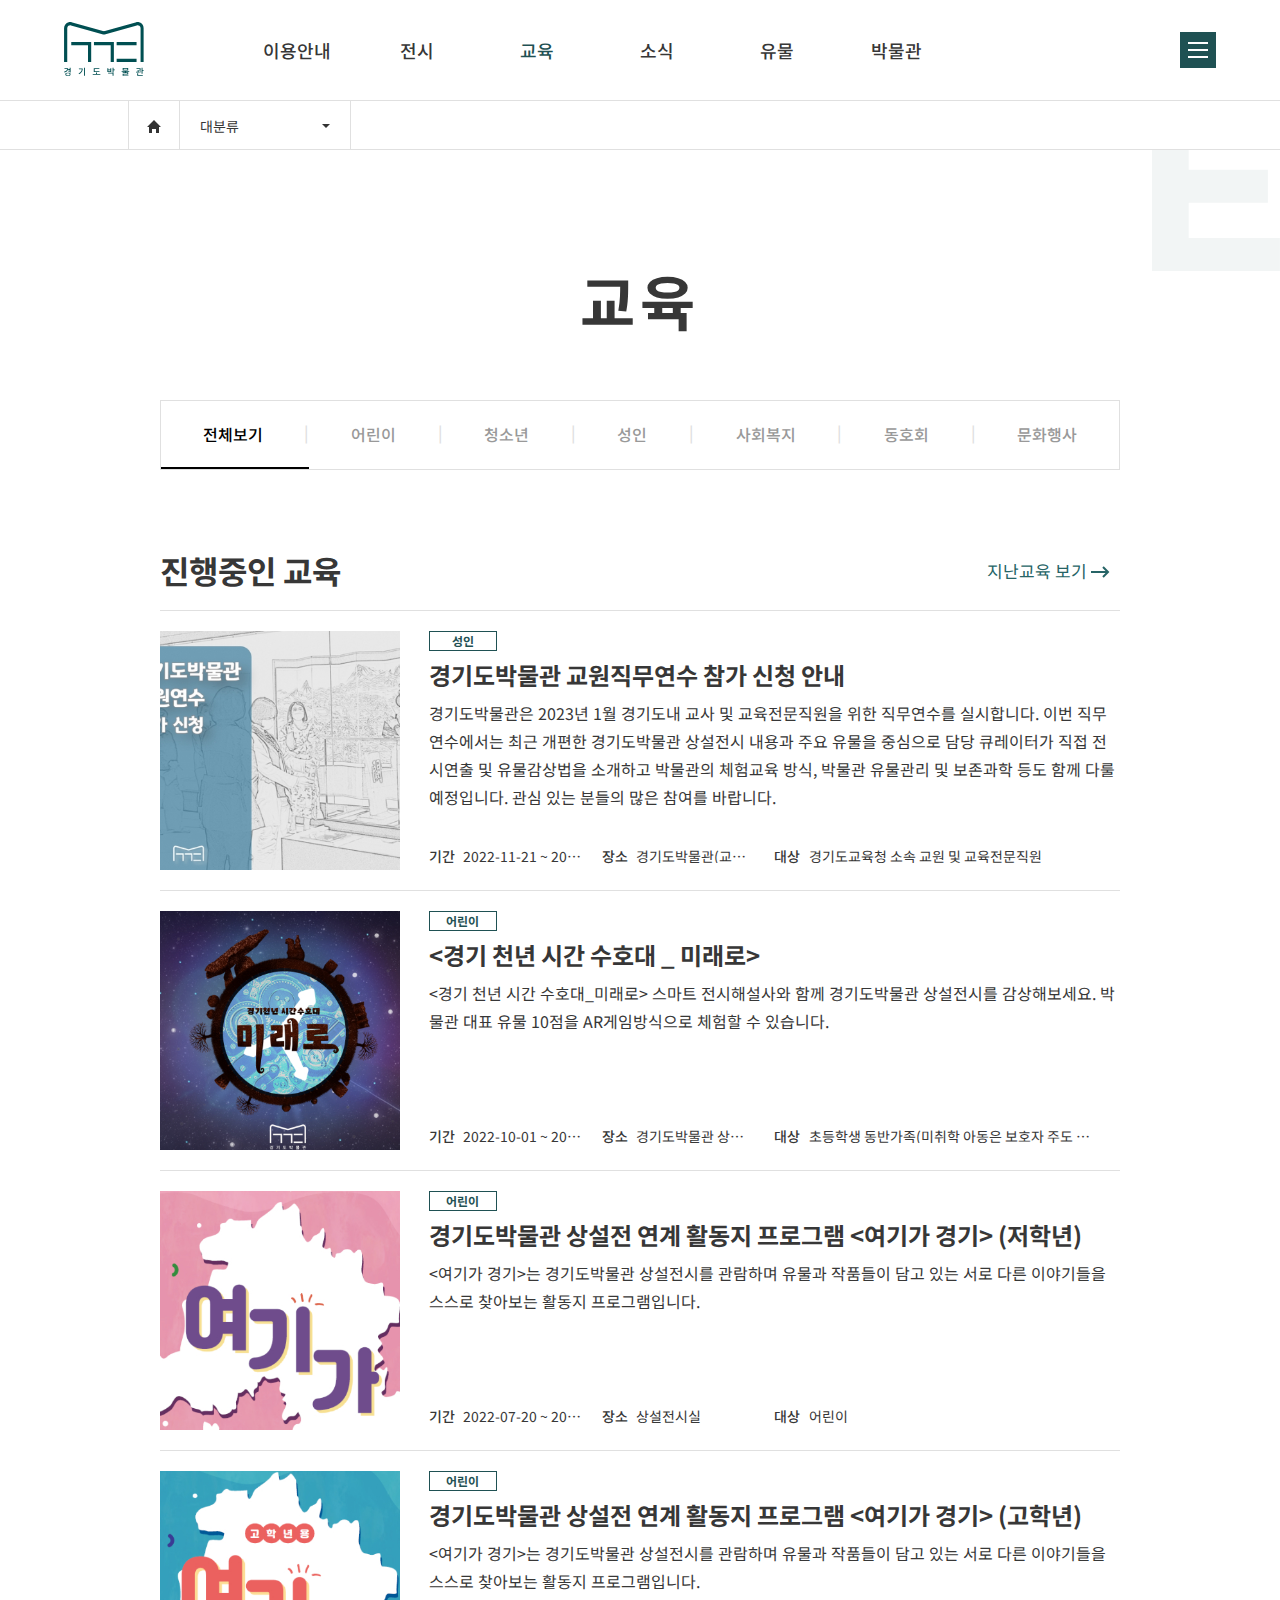
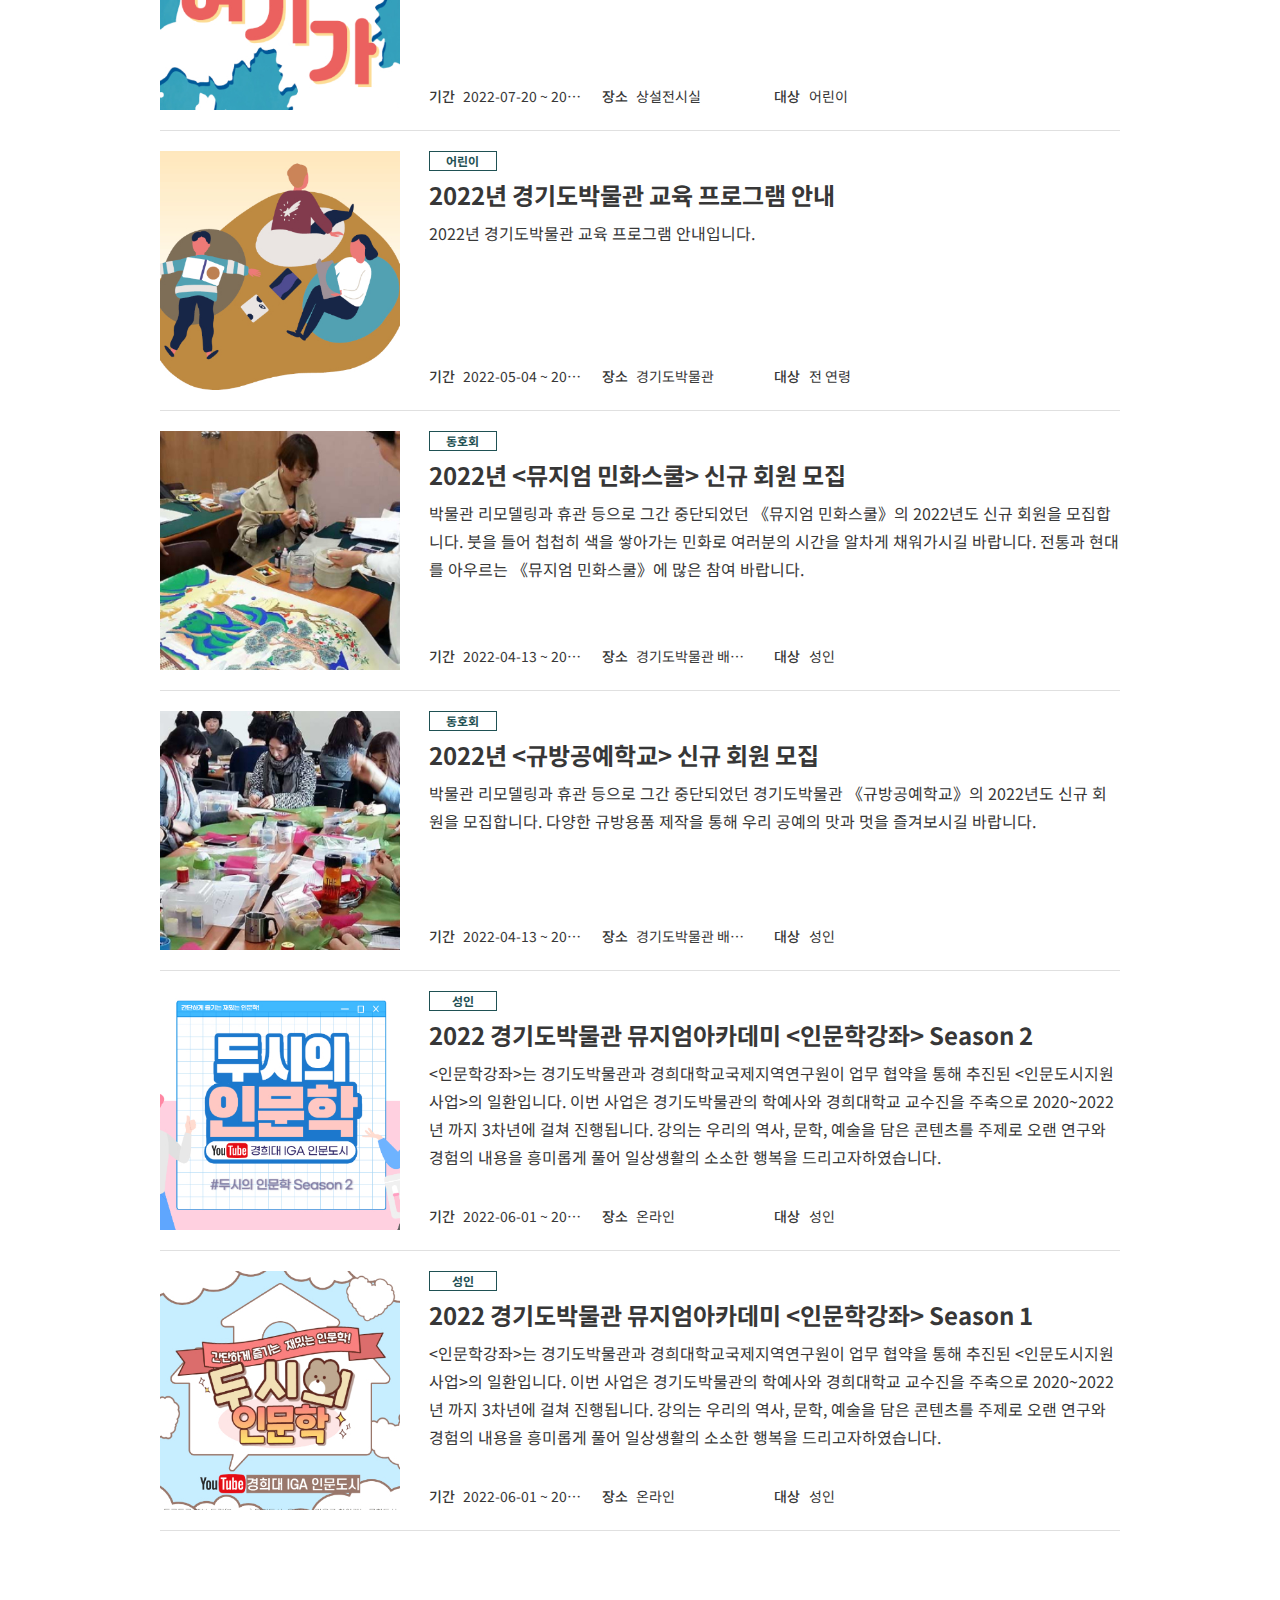
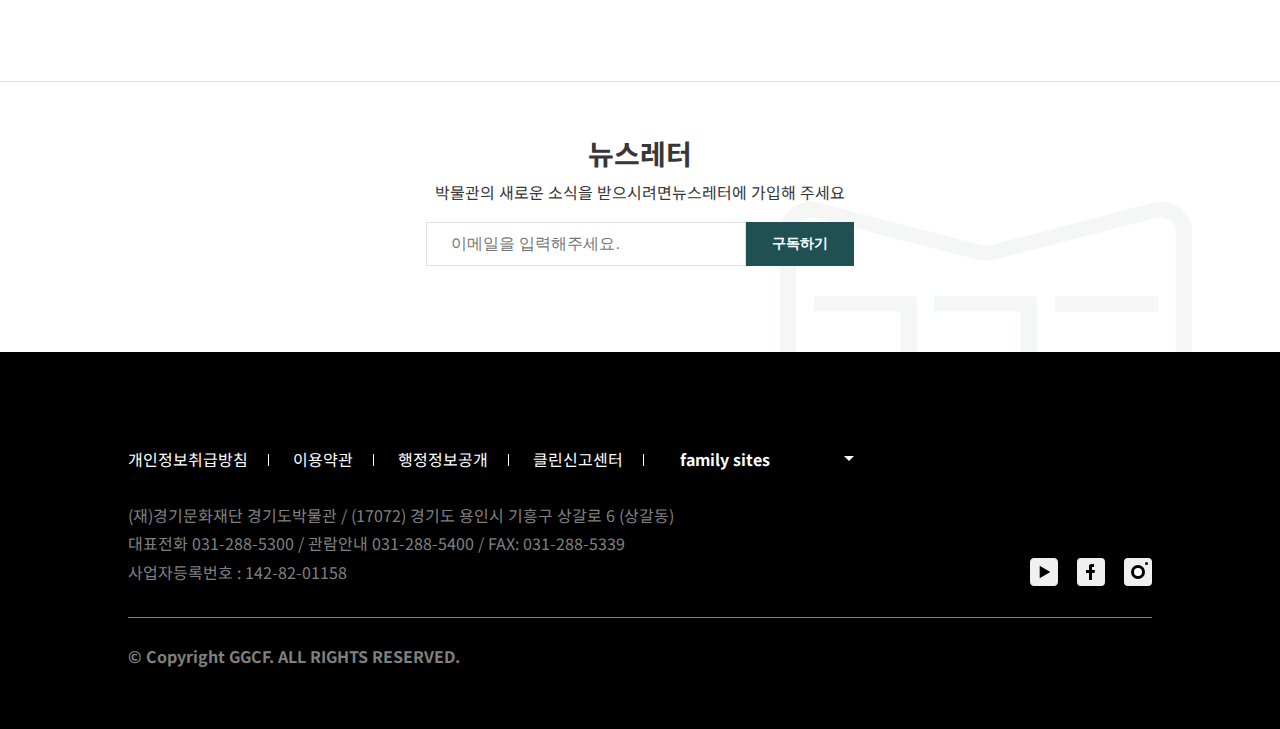
<file: education.html>
<!DOCTYPE html>
<html lang="en">
  <head>
    <meta charset="UTF-8" />
    <meta http-equiv="X-UA-Compatible" content="IE=edge" />
    <meta name="viewport" content="width=device-width, initial-scale=1.0" />
    <title>경기도 박물관</title>

    <link rel="shortcut icon" type="image/x-icon" href="./img/favicon.ico" />
    <link rel="stylesheet" href="./css/education.css" />
    <script src="https://ajax.googleapis.com/ajax/libs/jquery/3.6.1/jquery.min.js"></script>
    <script defer src="./js/common.js"></script>
    <script defer src="./js/education.js"></script>
    <script defer src="./js/subcommon.js"></script>
  </head>
  <body>
    <main>
      <div class="sub-header">
        <div class="sub-header-wrap">
          <ul>
            <li class="homebtn"><a href="#"></a></li>
            <li class="major"><a href="#">대분류</a></li>
          </ul>
        </div>
      </div>

      <div class="submenu-title">
        <h2>교육</h2>
        <img src="./img/bgtext/education.svg" />
      </div>

      <div class="main-inner">
        <div class="category">
          <ul>
            <li class="this">전체보기</li>
            <li>어린이</li>
            <li>청소년</li>
            <li>성인</li>
            <li>사회복지</li>
            <li>동호회</li>
            <li>문화행사</li>
          </ul>
        </div>

        <div class="edu-container">
          <div class="edu-titlebar">
            <h4>진행중인 교육</h4>
            <div>
              <a href="#">
                지난교육 보기
                <img src="./img/svg/ic-arrow-right-green-24-dp.svg" />
              </a>
            </div>
          </div>
          <div class="edu-contents-wrapper">
            <!-- <div class="edu-content">
              <a href="#">
                <figure class="edu-img-wrap">
                  <img src="./img/education/01.jpg" />
                </figure>
                <figcaption calss="edu-text-wrap">
                  <span class="badge">성인</span>
                  <h6>경기도박물관 교원직무연수 참가 신청 안내</h6>
                  <p>
                    경기도박물관은 2023년 1월 경기도내 교사 및 교육전문직원을 위한 직무연수를 실시합니다. 이번 직무연수에서는 최근 개편한 경기도박물관 상설전시
                    내용과 주요 유물을 중심으로 담당 큐레이터가 직접 전시연출 및 유물감상법을 소개하고 박물관의 체험교육 방식, 박물관 유물관리 및 보존과학 등도
                    함께 다룰 예정입니다. 관심 있는 분들의 많은 참여를 바랍니다.
                  </p>
                  <div class="edu-info">
                    <ul>
                      <li>
                        <dl>
                          <dt>기간</dt>
                          <dd>2022-11-21(월) ~ 2023-01-19(목)</dd>
                        </dl>
                      </li>
                      <li>
                        <dl>
                          <dt>장소</dt>
                          <dd>경기도박물관(교육실, 전시실, 보존과학실 등)</dd>
                        </dl>
                      </li>
                      <li>
                        <dl>
                          <dt>대상</dt>
                          <dd>경기도교육청 소속 교원 및 교육전문직원</dd>
                        </dl>
                      </li>
                    </ul>
                  </div>
                </figcaption>
              </a>
            </div> -->
          </div>
        </div>
      </div>
    </main>
  </body>
</html>
</file>
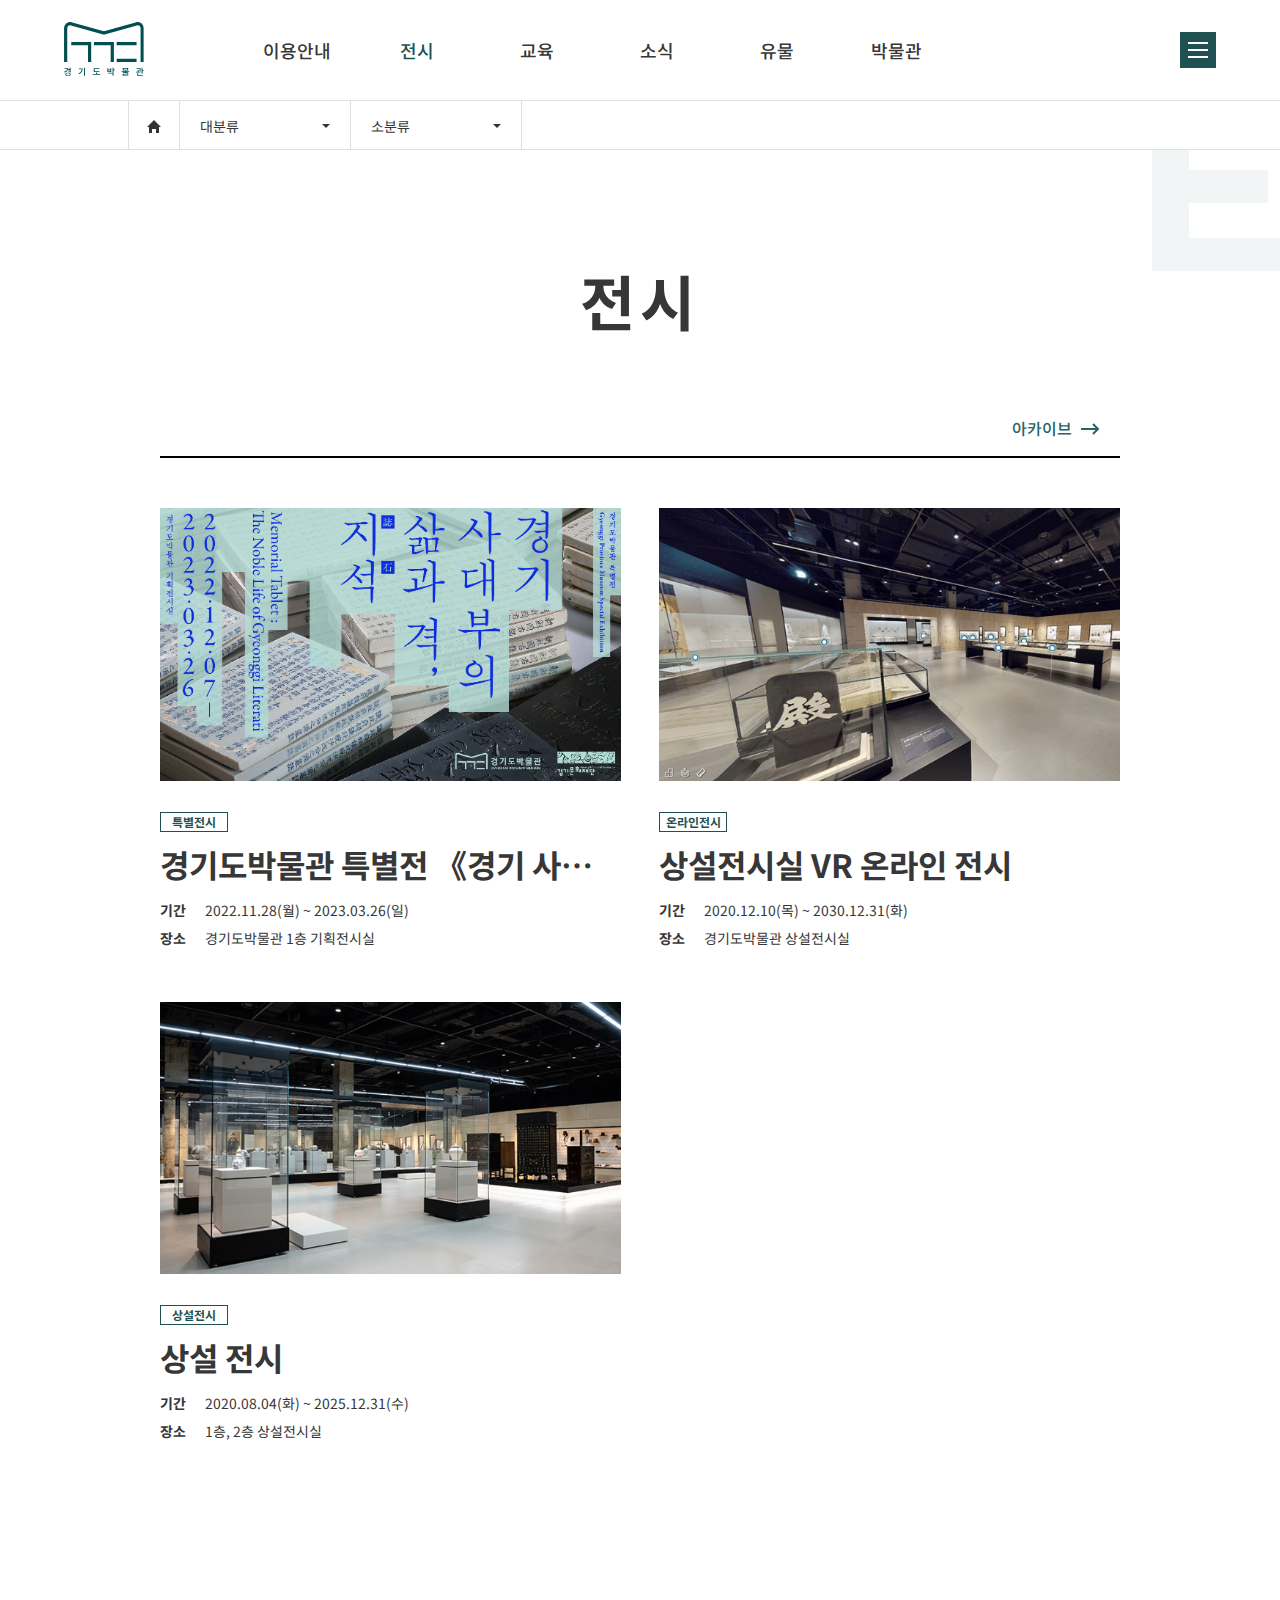
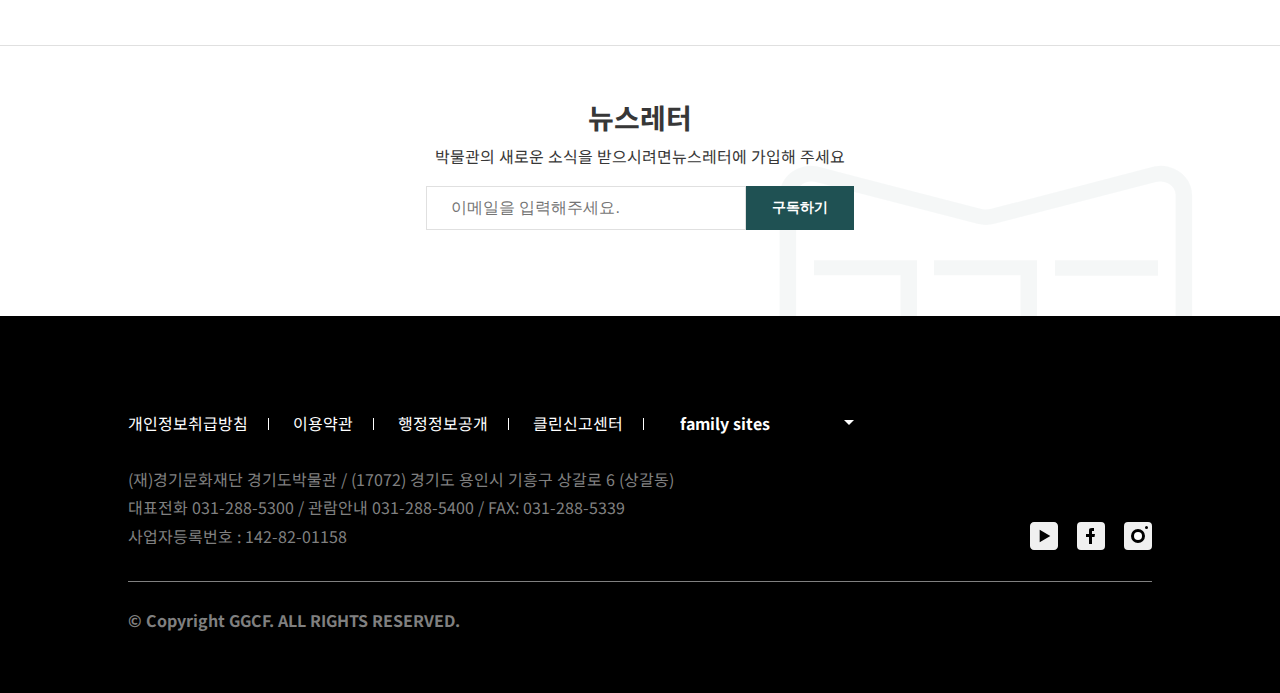
<file: exhibition.html>
<!DOCTYPE html>
<html lang="en">
  <head>
    <meta charset="UTF-8" />
    <meta http-equiv="X-UA-Compatible" content="IE=edge" />
    <meta name="viewport" content="width=device-width, initial-scale=1.0" />
    <title>경기도 박물관</title>

    <link rel="shortcut icon" type="image/x-icon" href="./img/favicon.ico" />
    <link rel="stylesheet" href="./css/exhibition.css" />
    <script src="https://ajax.googleapis.com/ajax/libs/jquery/3.6.1/jquery.min.js"></script>
    <script defer src="./js/common.js"></script>
    <script defer src="./js/subcommon.js"></script>
  </head>
  <body>
    <main>
      <div class="sub-header">
        <div class="sub-header-wrap">
          <ul>
            <li class="homebtn"><a href="#"></a></li>
            <li class="major"><a href="#">대분류</a></li>
            <li class="minor"><a href="#">소분류</a></li>
          </ul>
        </div>
      </div>

      <div class="submenu-title">
        <h2>전시</h2>
        <img src="./img/bgtext/exhibition.svg" />
      </div>

      <div class="main-inner">
        <div class="archive">
          <div class="archive-text-wrap">
            <span>아카이브</span>
            <img src="./img/svg/ic-arrow-right-green-24-dp.svg" />
          </div>
        </div>

        <!-- 이것도 나중에 json으로 처리해야함 !! -->
        <div class="exh-container">
          <div class="exh-contents-wrapper">
            <a href="#">
              <figure>
                <div class="exh-img-wrap">
                  <img src="./img/exhibition/01.jpg" />
                </div>
              </figure>
              <figcaption>
                <span class="badge">특별전시</span>
                <h6>경기도박물관 특별전 《경기 사대부의 삶과 격, 지석誌石》</h6>
                <div class="exh-info">
                  <dl>
                    <dt>기간</dt>
                    <dd>2022.11.28(월) ~ 2023.03.26(일)</dd>
                  </dl>
                  <dl>
                    <dt>장소</dt>
                    <dd>경기도박물관 1층 기획전시실</dd>
                  </dl>
                </div>
              </figcaption>
            </a>
          </div>

          <div class="exh-contents-wrapper">
            <a href="#">
              <figure>
                <div class="exh-img-wrap">
                  <img src="./img/exhibition/02.jpg" />
                </div>
              </figure>
              <figcaption>
                <span class="badge">온라인전시</span>
                <h6>상설전시실 VR 온라인 전시</h6>
                <div class="exh-info">
                  <dl>
                    <dt>기간</dt>
                    <dd>2020.12.10(목) ~ 2030.12.31(화)</dd>
                  </dl>
                  <dl>
                    <dt>장소</dt>
                    <dd>경기도박물관 상설전시실</dd>
                  </dl>
                </div>
              </figcaption>
            </a>
          </div>

          <div class="exh-contents-wrapper">
            <a href="#">
              <figure>
                <div class="exh-img-wrap">
                  <img src="./img/exhibition/03.jpg" />
                </div>
              </figure>
              <figcaption>
                <span class="badge">상설전시</span>
                <h6>상설 전시</h6>
                <div class="exh-info">
                  <dl>
                    <dt>기간</dt>
                    <dd>2020.08.04(화) ~ 2025.12.31(수)</dd>
                  </dl>
                  <dl>
                    <dt>장소</dt>
                    <dd>1층, 2층 상설전시실</dd>
                  </dl>
                </div>
              </figcaption>
            </a>
          </div>
        </div>
      </div>
    </main>
  </body>
</html>
</file>
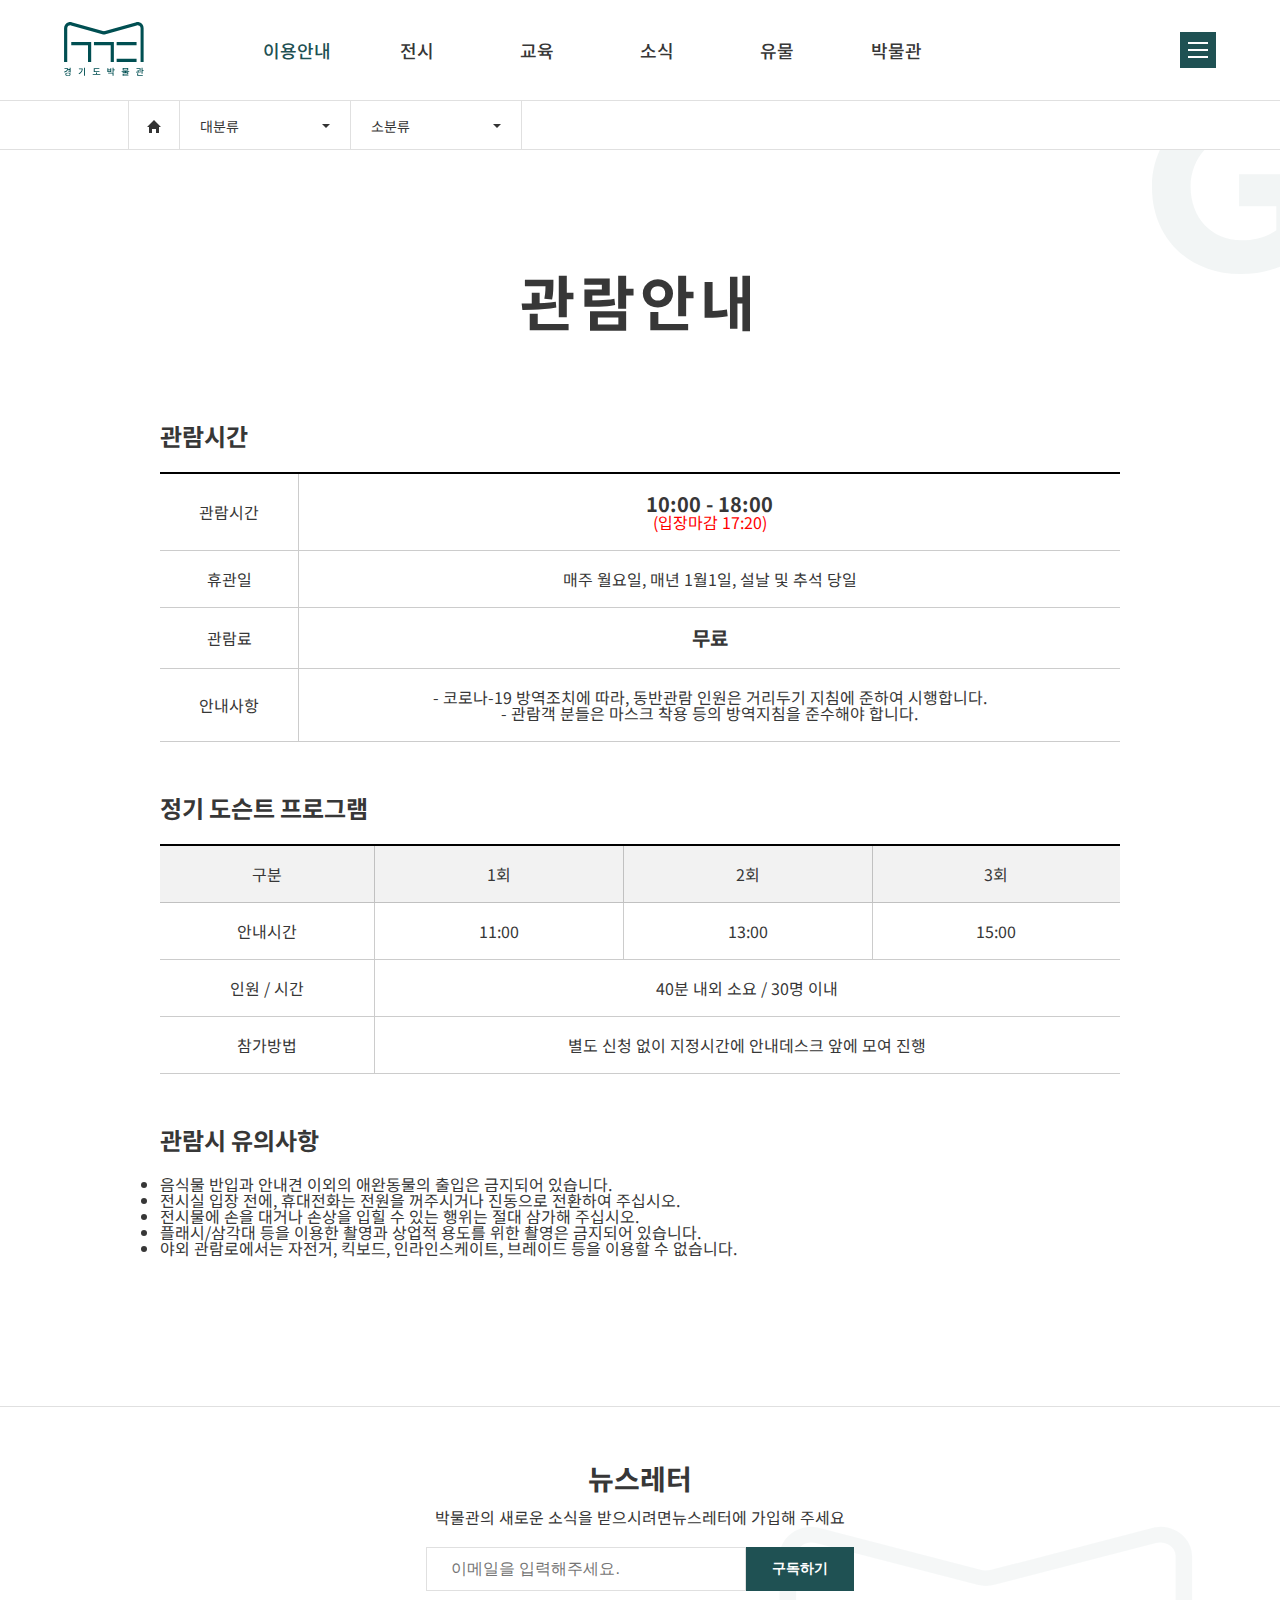
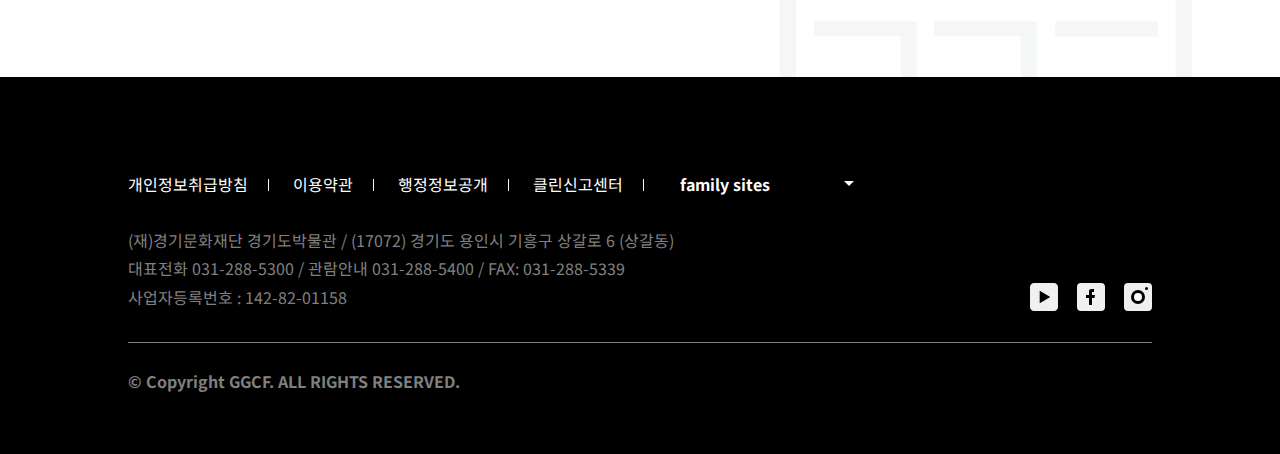
<file: guide.html>
<!DOCTYPE html>
<html lang="en">
  <head>
    <meta charset="UTF-8" />
    <meta http-equiv="X-UA-Compatible" content="IE=edge" />
    <meta name="viewport" content="width=device-width, initial-scale=1.0" />
    <title>경기도 박물관</title>

    <link rel="shortcut icon" type="image/x-icon" href="./img/favicon.ico" />
    <link rel="stylesheet" href="./css/guide.css" />
    <script src="https://ajax.googleapis.com/ajax/libs/jquery/3.6.1/jquery.min.js"></script>
    <script defer src="./js/common.js"></script>
    <script defer src="./js/subcommon.js"></script>
  </head>
  <body>
    <main>
      <div class="sub-header">
        <div class="sub-header-wrap">
          <ul>
            <li class="homebtn"><a href="#"></a></li>
            <li class="major"><a href="#">대분류</a></li>
            <li class="minor"><a href="#">소분류</a></li>
          </ul>
        </div>
      </div>

      <div class="submenu-title">
        <h2>관람안내</h2>
        <img src="./img/bgtext/guide.svg" />
      </div>

      <div class="main-inner">
        <div class="view-time">
          <h4>관람시간</h4>
          <table>
            <tr>
              <th>관람시간</th>
              <td><b>10:00 - 18:00</b><br /><span>(입장마감 17:20)</span></td>
            </tr>
            <tr>
              <th>휴관일</th>
              <td>매주 월요일, 매년 1월1일, 설날 및 추석 당일</td>
            </tr>
            <tr>
              <th>관람료</th>
              <td><b>무료</b></td>
            </tr>
            <tr>
              <th>안내사항</th>
              <td>
                - 코로나-19 방역조치에 따라, 동반관람 인원은 거리두기 지침에 준하여 시행합니다.<br />
                - 관람객 분들은 마스크 착용 등의 방역지침을 준수해야 합니다.
              </td>
            </tr>
          </table>
        </div>

        <div class="view-program">
          <h4>정기 도슨트 프로그램</h4>
          <table>
            <tr class="color-title">
              <th>구분</th>
              <td>1회</td>
              <td>2회</td>
              <td>3회</td>
            </tr>
            <tr>
              <th>안내시간</th>
              <td>11:00</td>
              <td>13:00</td>
              <td>15:00</td>
            </tr>
            <tr>
              <th>인원 / 시간</th>
              <td colspan="3">40분 내외 소요 / 30명 이내</td>
            </tr>
            <tr>
              <th>참가방법</th>
              <td colspan="3">별도 신청 없이 지정시간에 안내데스크 앞에 모여 진행</td>
            </tr>
          </table>
        </div>

        <div class="view-notice">
          <dl>
            <h4>관람시 유의사항</h4>
            <li>음식물 반입과 안내견 이외의 애완동물의 출입은 금지되어 있습니다.</li>
            <li>전시실 입장 전에, 휴대전화는 전원을 꺼주시거나 진동으로 전환하여 주십시오.</li>
            <li>전시물에 손을 대거나 손상을 입힐 수 있는 행위는 절대 삼가해 주십시오.</li>
            <li>플래시/삼각대 등을 이용한 촬영과 상업적 용도를 위한 촬영은 금지되어 있습니다.</li>
            <li>야외 관람로에서는 자전거, 킥보드, 인라인스케이트, 브레이드 등을 이용할 수 없습니다.</li>
          </dl>
        </div>
      </div>
    </main>
  </body>
</html>
</file>
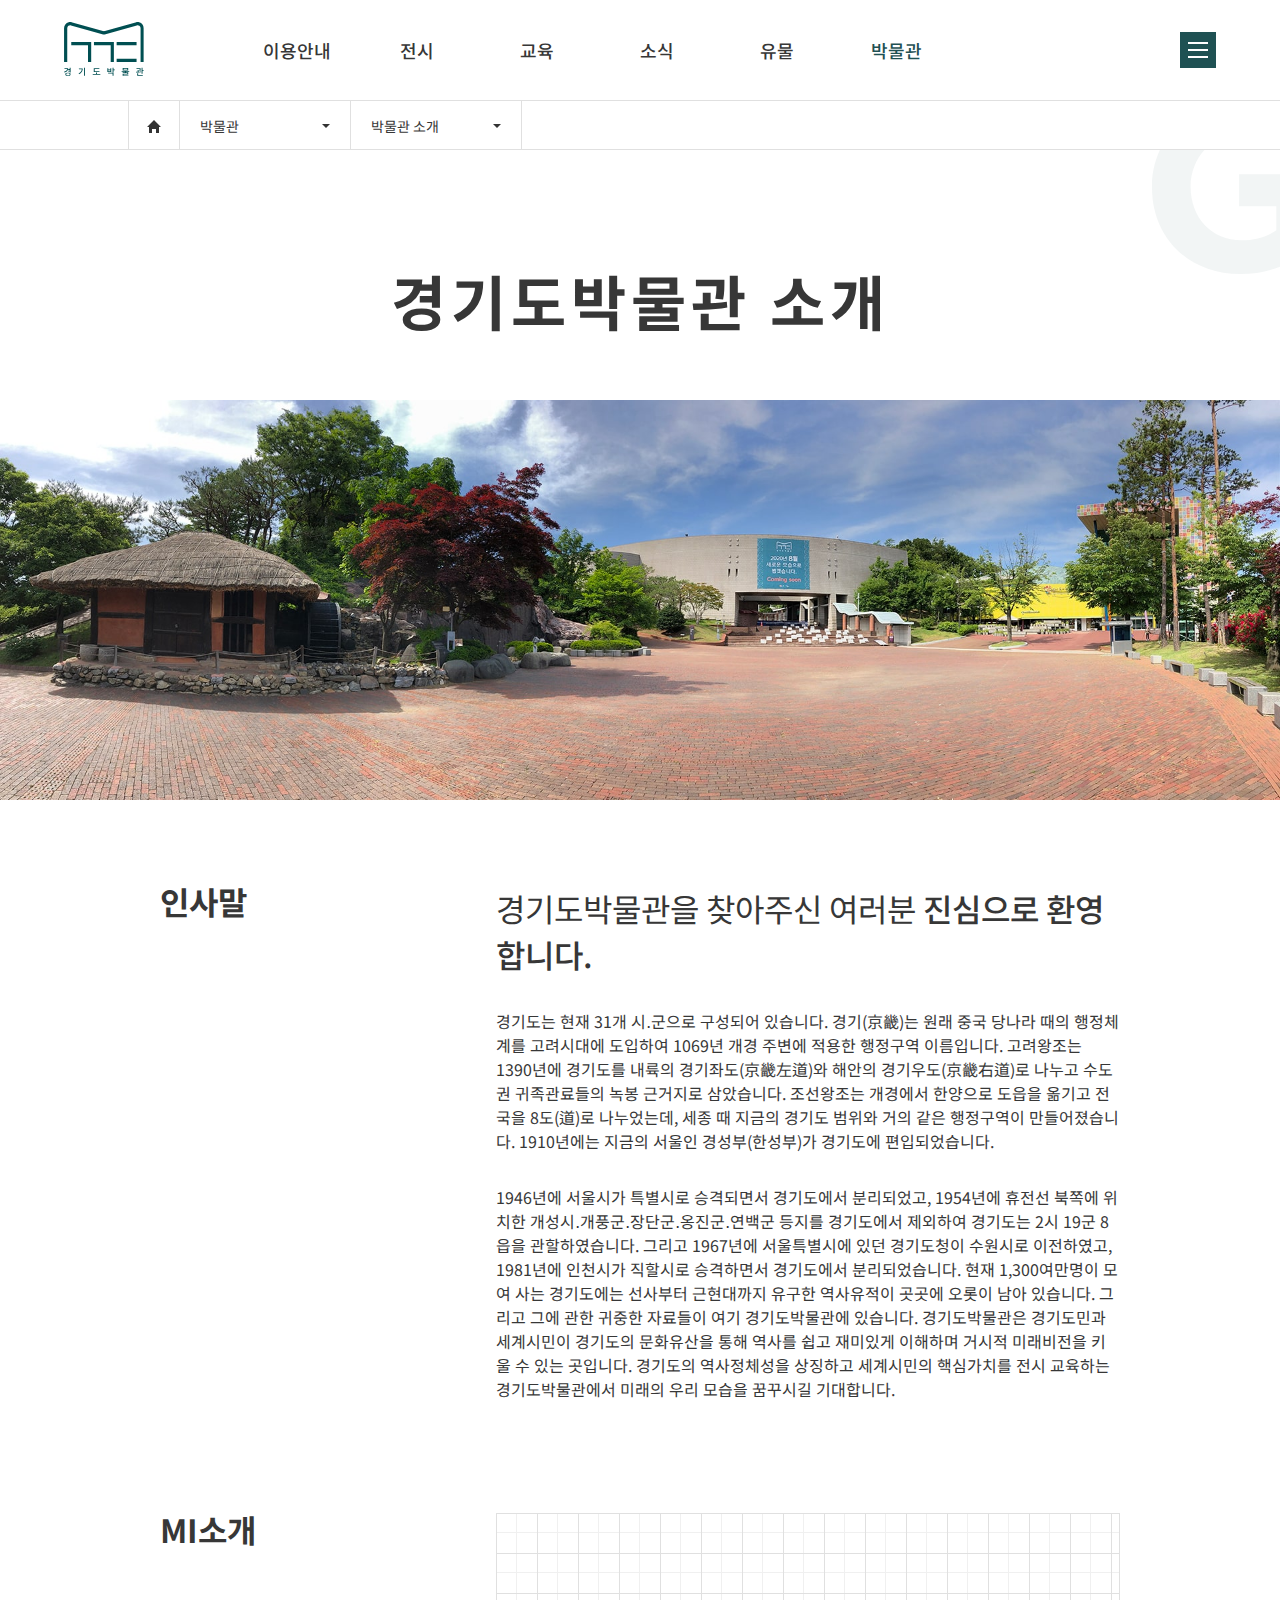
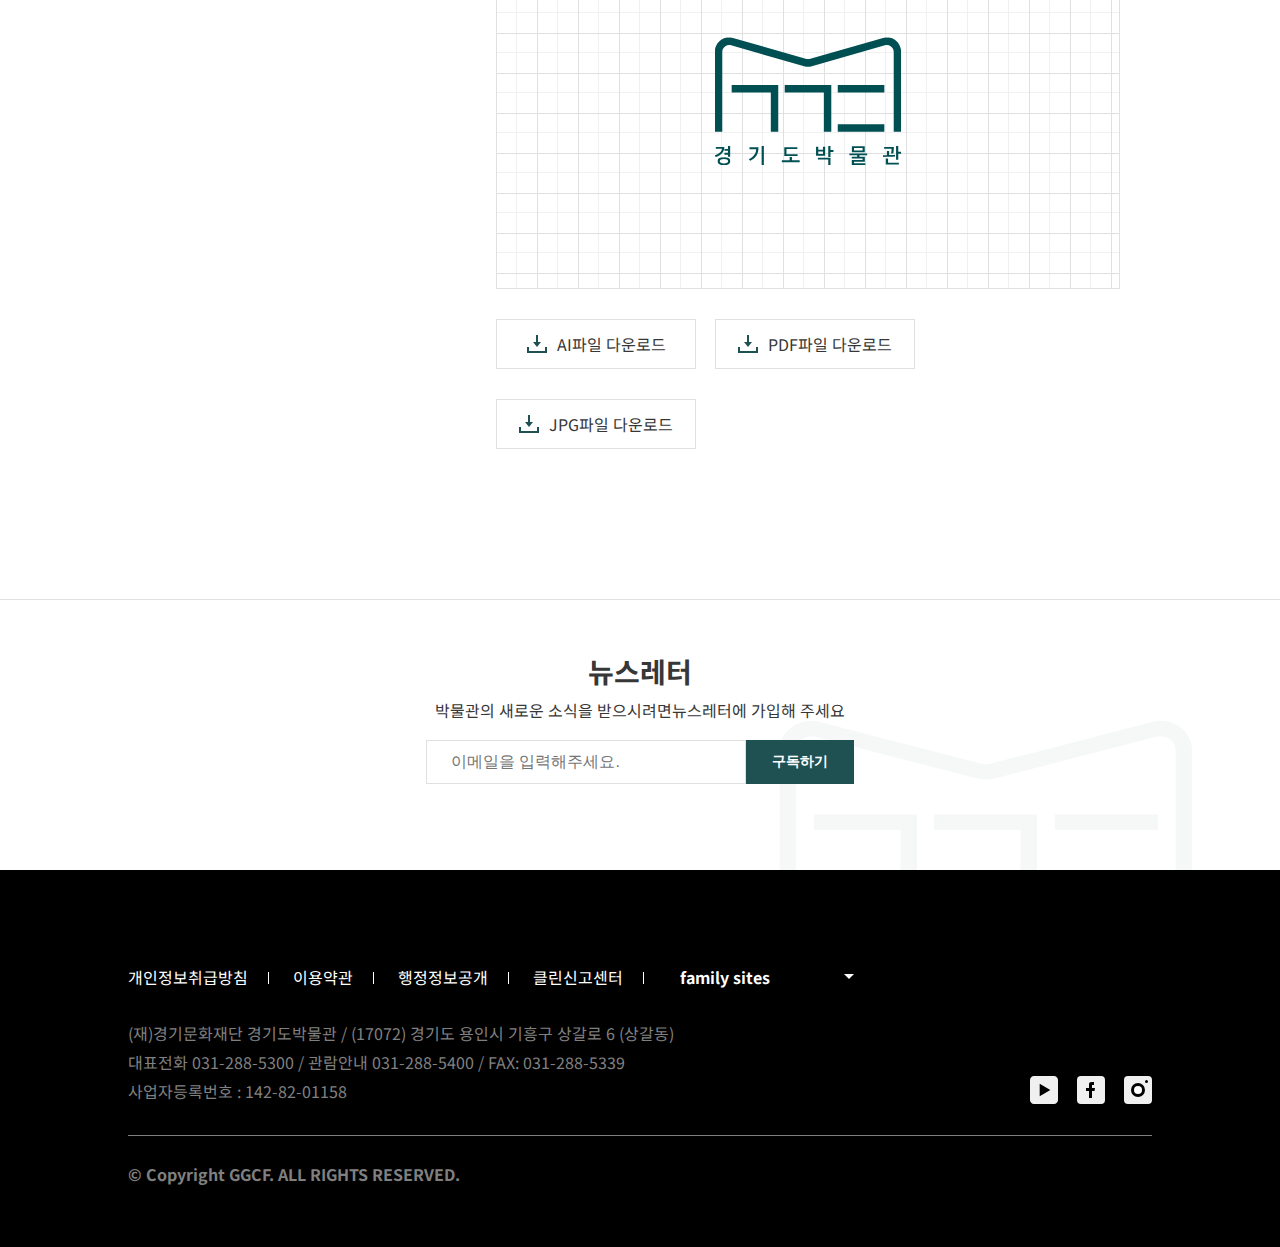
<file: museum.html>
<!DOCTYPE html>
<html lang="en">
  <head>
    <meta charset="UTF-8" />
    <meta http-equiv="X-UA-Compatible" content="IE=edge" />
    <meta name="viewport" content="width=device-width, initial-scale=1.0" />
    <title>경기도 박물관</title>

    <link rel="shortcut icon" type="image/x-icon" href="./img/favicon.ico" />
    <link rel="stylesheet" href="./css/museum.css" />
    <script src="https://ajax.googleapis.com/ajax/libs/jquery/3.6.1/jquery.min.js"></script>
    <script defer src="./js/common.js"></script>
    <script defer src="./js/subcommon.js"></script>
  </head>
  <body>
    <main>
      <div class="sub-header">
        <div class="sub-header-wrap">
          <ul>
            <li class="homebtn"><a href="#"></a></li>
            <li class="major"><a href="#">박물관</a></li>
            <li class="minor"><a href="#">박물관 소개</a></li>
          </ul>
        </div>
      </div>

      <div class="submenu-title">
        <h2>경기도박물관 소개</h2>
        <img src="./img/bgtext/museum-en.svg" />
      </div>

      <div class="museum-visual">
        <img src="./img/museum/museum-visual.jpg" />
      </div>
      <div class="main-inner">
        <div class="top-content">
          <div class="leftside">
            <h4 class="mobile-disable">인사말</h4>
          </div>
          <div class="rightside">
            <p class="stitle">경기도박물관을 찾아주신 여러분 <b>진심으로 환영합니다.</b></p>
            <p>
              경기도는 현재 31개 시․군으로 구성되어 있습니다. 경기(京畿)는 원래 중국 당나라 때의 행정체계를 고려시대에 도입하여 1069년 개경 주변에 적용한
              행정구역 이름입니다. 고려왕조는 1390년에 경기도를 내륙의 경기좌도(京畿左道)와 해안의 경기우도(京畿右道)로 나누고 수도권 귀족관료들의 녹봉 근거지로
              삼았습니다. 조선왕조는 개경에서 한양으로 도읍을 옮기고 전국을 8도(道)로 나누었는데, 세종 때 지금의 경기도 범위와 거의 같은 행정구역이
              만들어졌습니다. 1910년에는 지금의 서울인 경성부(한성부)가 경기도에 편입되었습니다.
            </p>
            <p>
              1946년에 서울시가 특별시로 승격되면서 경기도에서 분리되었고, 1954년에 휴전선 북쪽에 위치한 개성시․개풍군․장단군․옹진군․연백군 등지를 경기도에서
              제외하여 경기도는 2시 19군 8읍을 관할하였습니다. 그리고 1967년에 서울특별시에 있던 경기도청이 수원시로 이전하였고, 1981년에 인천시가 직할시로
              승격하면서 경기도에서 분리되었습니다. 현재 1,300여만명이 모여 사는 경기도에는 선사부터 근현대까지 유구한 역사유적이 곳곳에 오롯이 남아 있습니다.
              그리고 그에 관한 귀중한 자료들이 여기 경기도박물관에 있습니다. 경기도박물관은 경기도민과 세계시민이 경기도의 문화유산을 통해 역사를 쉽고 재미있게
              이해하며 거시적 미래비전을 키울 수 있는 곳입니다. 경기도의 역사정체성을 상징하고 세계시민의 핵심가치를 전시 교육하는 경기도박물관에서 미래의 우리
              모습을 꿈꾸시길 기대합니다.
            </p>
          </div>
        </div>
        <div class="bottom-content">
          <div class="leftside">
            <h4>MI소개</h4>
          </div>
          <div class="rightside">
            <div class="imggrid">
              <img src="./img/svg/logo.svg" />
            </div>
            <!-- 호버이벤트 넣어야함 -->
            <div class="download">
              <div>
                <a href="./download/경기도박물관.ai" download><img src="./img/svg/ic-download-green-24-dp.svg" alt="" /> AI파일 다운로드</a>
              </div>
              <div>
                <a href="./download/경기도박물관.pdf" download><img src="./img/svg/ic-download-green-24-dp.svg" alt="" />PDF파일 다운로드</a>
              </div>
              <div>
                <a href="./download/경기도박물관.jpg" download><img src="./img/svg/ic-download-green-24-dp.svg" alt="" />JPG파일 다운로드</a>
              </div>
            </div>
          </div>
        </div>
      </div>
    </main>
  </body>
</html>
</file>
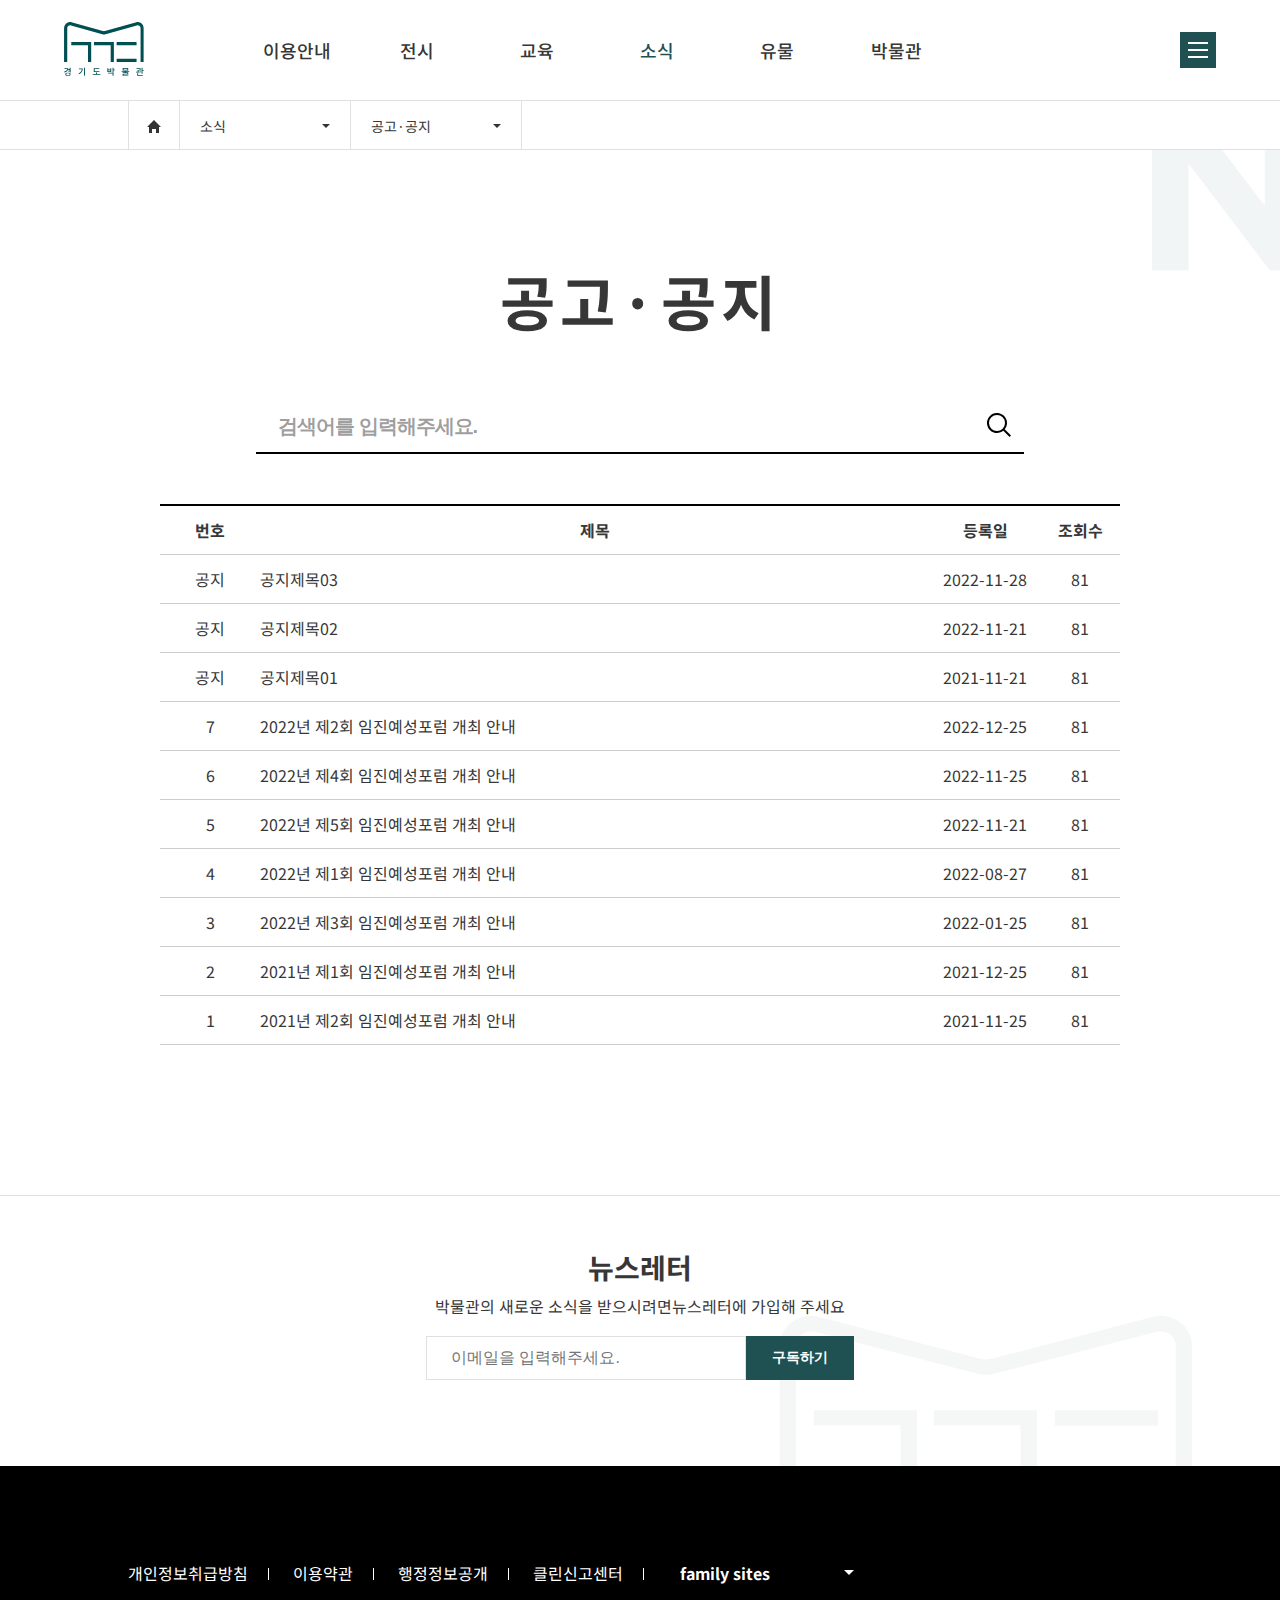
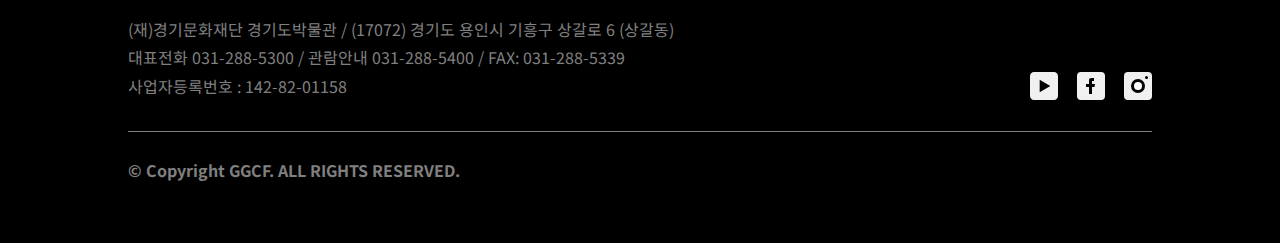
<file: notice.html>
<!DOCTYPE html>
<html lang="en">
  <head>
    <meta charset="UTF-8" />
    <meta http-equiv="X-UA-Compatible" content="IE=edge" />
    <meta name="viewport" content="width=device-width, initial-scale=1.0" />
    <title>경기도 박물관</title>

    <link rel="shortcut icon" type="image/x-icon" href="./img/favicon.ico" />
    <link rel="stylesheet" href="./css/notice.css" />
    <script src="https://ajax.googleapis.com/ajax/libs/jquery/3.6.1/jquery.min.js"></script>
    <script defer src="./js/common.js"></script>
    <script defer src="./js/notice.js"></script>
    <script defer src="./js/subcommon.js"></script>
  </head>
  <body>
    <main>
      <div class="sub-header">
        <div class="sub-header-wrap">
          <ul>
            <li class="homebtn"><a href="#"></a></li>
            <li class="major"><a href="#">소식</a></li>
            <li class="minor"><a href="#">공고·공지</a></li>
          </ul>
        </div>
      </div>

      <div class="submenu-title">
        <h2>공고·공지</h2>
        <img src="./img/bgtext/news.svg" />
      </div>

      <div class="main-inner">
        <div class="search-container">
          <div class="searchbar">
            <div class="searchbar-wrapper">
              <input type="text" id="search-box" placeholder="검색어를 입력해주세요." />
              <div class="searchicon-wrap">
                <img src="./img/svg/search.svg">
              </div>
            </div>
            <!-- 돋보기 버튼 만들어야함 버튼 클릭시 서치 -->
          </div>
          <div class="search-content-table">
            <table>
              <thead>
              <tr>
                <th>번호</th>
                <th>제목</th>
                <th>등록일</th>
                <th>조회수</th>
              </tr>
            </thead>
            <tbody>

            </tbody>
            </table>
          </div>
        </div>
      </div>
    </main>
  </body>
</html>
</file>
<file: css/education.css>
@import url(./common.css);
main {
  position: relative;
  z-index: 5;
}
main .sub-header {
  width: 100%;
  height: 50px;
  position: absolute;
  display: block;
  margin: 0 auto;
  border-top: 1px solid #e0e0e0;
  border-bottom: 1px solid #e0e0e0;
  box-sizing: border-box;
  background-color: white;
  z-index: 10;
}
main .sub-header .sub-header-wrap {
  width: 80%;
  height: 100%;
  margin: 0 auto;
  font-size: 0px;
}
main .sub-header .sub-header-wrap ul {
  width: 100%;
  height: 100%;
}
main .sub-header .sub-header-wrap ul li {
  height: 100%;
  display: inline-block;
  border-left: 1px solid #e0e0e0;
  font-size: 16px;
  line-height: 50px;
  vertical-align: middle;
}
main .sub-header .sub-header-wrap ul li a {
  padding: 0 20px;
}
main .sub-header .sub-header-wrap ul li.homebtn a {
  display: block;
  width: 50px;
  height: 50px;
  padding: 0;
  background: url("../img/svg/ic-home-black-18-dp.svg") center no-repeat;
}
main .sub-header .sub-header-wrap ul li.major a {
  display: block;
  width: 130px;
  height: 50px;
  font-size: 14px;
  background: url("../img/svg/ic-dropdown-black-12-dp.svg") right 20px center no-repeat;
}
main .sub-header .sub-header-wrap ul li.minor a {
  display: block;
  width: 130px;
  height: 50px;
  font-size: 14px;
  background: url("../img/svg/ic-dropdown-black-12-dp.svg") right 20px center no-repeat;
}
main .sub-header .sub-header-wrap ul li:last-child {
  border-right: 1px solid #e0e0e0;
}
main .submenu-title {
  box-sizing: border-box;
  width: 100%;
  height: 300px;
  padding-top: 100px;
  display: block;
  position: relative;
  overflow: hidden;
}
main .submenu-title h2 {
  text-align: center;
  font-size: 60px;
  font-weight: bold;
  letter-spacing: 5px;
  line-height: 200px;
}
main .submenu-title img {
  position: absolute;
  top: 0%;
  left: 90%;
  -webkit-animation: textani 1000ms forwards;
          animation: textani 1000ms forwards;
}
@-webkit-keyframes textani {
  0% {
    left: 90%;
  }
  100% {
    left: 50%;
  }
}
@keyframes textani {
  0% {
    left: 90%;
  }
  100% {
    left: 50%;
  }
}
main div.main-inner {
  width: 75%;
  position: relative;
  margin: 0 auto;
}
main div.main-inner .category {
  border: 1px solid #e0e0e0;
  box-sizing: border-box;
}
main div.main-inner .category ul {
  display: flex;
  justify-content: space-around;
}
main div.main-inner .category ul li {
  flex-grow: 1;
  padding: 25px 0;
  text-align: center;
  position: relative;
  cursor: pointer;
  color: #999999;
  font-weight: 500;
}
main div.main-inner .category ul li::after {
  content: "|";
  color: #e0e0e0;
  display: block;
  float: right;
  transform: translateY(-2px);
}
main div.main-inner .category ul li:last-child::after {
  display: none;
}
main div.main-inner .category ul li.this {
  color: black;
  border-bottom: 2px solid black;
  box-sizing: border-box;
  -webkit-animation: lineAni 300ms forwards;
          animation: lineAni 300ms forwards;
}
@-webkit-keyframes lineAni {
  0% {
    transform: scaleX(0);
  }
  100% {
    transform: scaleX(1);
  }
}
@keyframes lineAni {
  0% {
    transform: scaleX(0);
  }
  100% {
    transform: scaleX(1);
  }
}
main div.main-inner .edu-container {
  margin: 60px 0;
}
main div.main-inner .edu-container .edu-titlebar {
  width: 100%;
  display: flex;
  justify-content: space-between;
  align-items: center;
  border-bottom: 1px solid #e0e0e0;
  box-sizing: border-box;
}
main div.main-inner .edu-container .edu-titlebar h4 {
  font-size: 32px;
  line-height: 2.5;
}
main div.main-inner .edu-container .edu-titlebar div {
  font-size: 17px;
  overflow: hidden;
}
main div.main-inner .edu-container .edu-titlebar div a {
  color: #266466;
  display: block;
  padding: 10px;
}
main div.main-inner .edu-container .edu-titlebar div a img {
  transition: 300ms;
}
main div.main-inner .edu-container .edu-titlebar div a:hover img {
  transform: translateX(10px);
}
main div.main-inner .edu-container .edu-contents-wrapper .edu-content a {
  width: 100%;
  padding: 20px 0;
  height: 280px;
  border-bottom: 1px solid #e0e0e0;
  box-sizing: border-box;
  display: flex;
}
main div.main-inner .edu-container .edu-contents-wrapper .edu-content a figure {
  width: 25%;
  height: 100%;
  margin-right: 3%;
}
main div.main-inner .edu-container .edu-contents-wrapper .edu-content a figure img {
  width: 100%;
  height: 100%;
  -o-object-fit: cover;
     object-fit: cover;
}
main div.main-inner .edu-container .edu-contents-wrapper .edu-content a figcaption {
  width: 72%;
}
main div.main-inner .edu-container .edu-contents-wrapper .edu-content a figcaption .badge {
  display: inline-block;
  width: 60px;
  padding: 3px;
  border: 1px solid #1f5153;
  color: #1f5153;
  font-size: 12px;
  font-weight: bold;
  text-align: center;
}
main div.main-inner .edu-container .edu-contents-wrapper .edu-content a figcaption h6 {
  font-size: 24px;
  overflow: hidden;
  text-overflow: ellipsis;
  white-space: nowrap;
  line-height: 2;
}
main div.main-inner .edu-container .edu-contents-wrapper .edu-content a figcaption p {
  font-size: 16px;
  line-height: 1.75;
  height: 150px;
  overflow: hidden;
  text-overflow: ellipsis;
}
main div.main-inner .edu-container .edu-contents-wrapper .edu-content a figcaption .edu-info ul {
  display: flex;
}
main div.main-inner .edu-container .edu-contents-wrapper .edu-content a figcaption .edu-info ul li {
  padding-right: 20px;
  box-sizing: border-box;
}
main div.main-inner .edu-container .edu-contents-wrapper .edu-content a figcaption .edu-info ul li:nth-child(1) {
  width: 25%;
}
main div.main-inner .edu-container .edu-contents-wrapper .edu-content a figcaption .edu-info ul li:nth-child(2) {
  width: 25%;
}
main div.main-inner .edu-container .edu-contents-wrapper .edu-content a figcaption .edu-info ul li:nth-child(3) {
  width: 50%;
}
main div.main-inner .edu-container .edu-contents-wrapper .edu-content a figcaption .edu-info ul li dl {
  margin: 0;
  padding: 0;
  border: 0;
  font-family: "Noto Sans KR", Sans-serif;
  font-weight: 400;
  font-size: 16px;
  color: #333;
  position: relative;
  display: flex;
}
main div.main-inner .edu-container .edu-contents-wrapper .edu-content a figcaption .edu-info ul li dl dt {
  width: 30px;
  font-weight: 500;
  padding-right: 5px;
  font-size: 14px;
}
main div.main-inner .edu-container .edu-contents-wrapper .edu-content a figcaption .edu-info ul li dl dd {
  width: calc(100% - 30px);
  font-size: 14px;
  overflow: hidden;
  text-overflow: ellipsis;
  white-space: nowrap;
}

@media screen and (max-width: 1024px) {
  main {
    position: relative;
    z-index: 5;
  }
  main .submenu-title h2 {
    font-size: 48px;
    line-height: 150px;
  }
  main .submenu-title img {
    width: 80%;
    position: absolute;
    top: 10%;
  }
  @-webkit-keyframes textani {
    0% {
      left: 90%;
    }
    100% {
      left: 30%;
    }
  }
  @keyframes textani {
    0% {
      left: 90%;
    }
    100% {
      left: 30%;
    }
  }
  main div.main-inner {
    width: 85%;
  }
  main div.main-inner .category ul li {
    font-size: 15px;
    flex-grow: 1;
    padding: 20px 0;
  }
  main div.main-inner .edu-container {
    margin: 20px 0;
  }
  main div.main-inner .edu-container .edu-titlebar h4 {
    font-size: 24px;
    line-height: 2.5;
  }
  main div.main-inner .edu-container .edu-titlebar div {
    font-size: 14px;
    overflow: hidden;
  }
  main div.main-inner .edu-container .edu-contents-wrapper .edu-content a {
    width: 100%;
    padding: 15px 0;
    height: 280px;
    border-bottom: 1px solid #e0e0e0;
    box-sizing: border-box;
    display: flex;
  }
  main div.main-inner .edu-container .edu-contents-wrapper .edu-content a figure {
    width: 30%;
    height: 100%;
    margin-right: 2%;
  }
  main div.main-inner .edu-container .edu-contents-wrapper .edu-content a figure img {
    width: 100%;
    -o-object-fit: cover;
       object-fit: cover;
  }
  main div.main-inner .edu-container .edu-contents-wrapper .edu-content a figcaption {
    width: 68%;
  }
  main div.main-inner .edu-container .edu-contents-wrapper .edu-content a figcaption h6 {
    font-size: 20px;
  }
  main div.main-inner .edu-container .edu-contents-wrapper .edu-content a figcaption p {
    font-size: 14px;
    line-height: 1.5;
    height: 170px;
  }
}
@media screen and (max-width: 768px) {
  main {
    position: relative;
    z-index: 5;
  }
  main .sub-header {
    display: none;
  }
  main .submenu-title {
    height: 200px;
  }
  main .submenu-title h2 {
    font-size: 48px;
    line-height: 50px;
  }
  main .submenu-title img {
    width: 100%;
  }
  main div.main-inner {
    width: 95%;
    position: relative;
    margin: 0 auto;
  }
  main div.main-inner .category {
    border: 1px solid #e0e0e0;
    box-sizing: border-box;
  }
  main div.main-inner .category ul {
    display: flex;
    flex-wrap: wrap;
    justify-content: space-between;
  }
  main div.main-inner .category ul li {
    width: 50%;
    flex-grow: inherit;
    border-bottom: 1px solid #e0e0e0;
    box-sizing: border;
  }
  main div.main-inner .category ul li::after {
    display: none;
  }
  main div.main-inner .category ul li:last-child {
    border-bottom: none;
  }
  main div.main-inner .category ul li:nth-child(odd) {
    border-right: 1px solid #e0e0e0;
    box-sizing: border-box;
  }
  main div.main-inner .edu-container {
    margin: 20px 0;
  }
  main div.main-inner .edu-container .edu-titlebar h4 {
    font-size: 20px;
    line-height: 2;
  }
  main div.main-inner .edu-container .edu-titlebar div {
    display: none;
  }
  main div.main-inner .edu-container .edu-contents-wrapper .edu-content a {
    width: 100%;
    height: inherit;
    flex-direction: column;
  }
  main div.main-inner .edu-container .edu-contents-wrapper .edu-content a figure {
    width: 100%;
    height: 100%;
    margin-right: 0;
  }
  main div.main-inner .edu-container .edu-contents-wrapper .edu-content a figure img {
    width: 100%;
    height: 100%;
    -o-object-fit: cover;
       object-fit: cover;
  }
  main div.main-inner .edu-container .edu-contents-wrapper .edu-content a figcaption {
    width: 100%;
    margin-top: 20px;
    height: inherit;
  }
  main div.main-inner .edu-container .edu-contents-wrapper .edu-content a figcaption .badge {
    display: inline-block;
    width: 60px;
    padding: 3px;
    border: 1px solid #1f5153;
    color: #1f5153;
    font-size: 12px;
    font-weight: bold;
    text-align: center;
  }
  main div.main-inner .edu-container .edu-contents-wrapper .edu-content a figcaption h6 {
    font-size: 16px;
    overflow: hidden;
    text-overflow: ellipsis;
    white-space: nowrap;
    line-height: 2;
  }
  main div.main-inner .edu-container .edu-contents-wrapper .edu-content a figcaption p {
    display: none;
  }
  main div.main-inner .edu-container .edu-contents-wrapper .edu-content a figcaption .edu-info ul {
    display: flex;
    flex-direction: column;
  }
  main div.main-inner .edu-container .edu-contents-wrapper .edu-content a figcaption .edu-info ul li:nth-child(1) {
    width: 100%;
  }
  main div.main-inner .edu-container .edu-contents-wrapper .edu-content a figcaption .edu-info ul li:nth-child(2) {
    width: 100%;
  }
  main div.main-inner .edu-container .edu-contents-wrapper .edu-content a figcaption .edu-info ul li:nth-child(3) {
    width: 100%;
  }
  main div.main-inner .edu-container .edu-contents-wrapper .edu-content a figcaption .edu-info ul li dl dt {
    font-size: 12px;
  }
  main div.main-inner .edu-container .edu-contents-wrapper .edu-content a figcaption .edu-info ul li dl dd {
    font-size: 12px;
  }
}/*# sourceMappingURL=education.css.map */
</file>
<file: css/exhibition.css>
@import url(./common.css);
main {
  position: relative;
  z-index: 5;
}
main .sub-header {
  width: 100%;
  height: 50px;
  position: absolute;
  display: block;
  margin: 0 auto;
  border-top: 1px solid #e0e0e0;
  border-bottom: 1px solid #e0e0e0;
  box-sizing: border-box;
  background-color: white;
  z-index: 10;
}
main .sub-header .sub-header-wrap {
  width: 80%;
  height: 100%;
  margin: 0 auto;
  font-size: 0px;
}
main .sub-header .sub-header-wrap ul {
  width: 100%;
  height: 100%;
}
main .sub-header .sub-header-wrap ul li {
  height: 100%;
  display: inline-block;
  border-left: 1px solid #e0e0e0;
  font-size: 16px;
  line-height: 50px;
  vertical-align: middle;
}
main .sub-header .sub-header-wrap ul li a {
  padding: 0 20px;
}
main .sub-header .sub-header-wrap ul li.homebtn a {
  display: block;
  width: 50px;
  height: 50px;
  padding: 0;
  background: url("../img/svg/ic-home-black-18-dp.svg") center no-repeat;
}
main .sub-header .sub-header-wrap ul li.major a {
  display: block;
  width: 130px;
  height: 50px;
  font-size: 14px;
  background: url("../img/svg/ic-dropdown-black-12-dp.svg") right 20px center no-repeat;
}
main .sub-header .sub-header-wrap ul li.minor a {
  display: block;
  width: 130px;
  height: 50px;
  font-size: 14px;
  background: url("../img/svg/ic-dropdown-black-12-dp.svg") right 20px center no-repeat;
}
main .sub-header .sub-header-wrap ul li:last-child {
  border-right: 1px solid #e0e0e0;
}
main .submenu-title {
  box-sizing: border-box;
  width: 100%;
  height: 300px;
  padding-top: 100px;
  display: block;
  position: relative;
  overflow: hidden;
}
main .submenu-title h2 {
  text-align: center;
  font-size: 60px;
  font-weight: bold;
  letter-spacing: 5px;
  line-height: 200px;
}
main .submenu-title img {
  position: absolute;
  top: 0%;
  left: 90%;
  -webkit-animation: textani 1000ms forwards;
          animation: textani 1000ms forwards;
}
@-webkit-keyframes textani {
  0% {
    left: 90%;
  }
  100% {
    left: 50%;
  }
}
@keyframes textani {
  0% {
    left: 90%;
  }
  100% {
    left: 50%;
  }
}
main div.main-inner {
  width: 75%;
  position: relative;
  margin: 0 auto;
}
main div.main-inner .archive {
  text-align: end;
  font-size: 16px;
  font-weight: 500;
  border-bottom: 2px solid black;
  margin-bottom: 50px;
  display: flex;
  justify-content: end;
}
main div.main-inner .archive .archive-text-wrap {
  width: 100px;
  padding: 20px;
  cursor: pointer;
}
main div.main-inner .archive .archive-text-wrap > span {
  color: #266466;
}
main div.main-inner .archive .archive-text-wrap > img {
  padding-left: 5px;
  transition: 300ms;
}
main div.main-inner .archive .archive-text-wrap:hover img {
  transform: translateX(10px);
}
main div.main-inner .exh-container {
  display: flex;
  flex-wrap: wrap;
  justify-content: space-between;
}
main div.main-inner .exh-container .exh-contents-wrapper {
  width: 48%;
  margin-bottom: 50px;
}
main div.main-inner .exh-container .exh-contents-wrapper a figure {
  margin-bottom: 30px;
}
main div.main-inner .exh-container .exh-contents-wrapper a figure .exh-img-wrap {
  width: 100%;
  overflow: hidden;
}
main div.main-inner .exh-container .exh-contents-wrapper a figure .exh-img-wrap img {
  width: 100%;
  -o-object-fit: cover;
     object-fit: cover;
  transform: scale(1);
  transition: 600ms;
}
main div.main-inner .exh-container .exh-contents-wrapper a figcaption .badge {
  display: inline-block;
  width: 60px;
  padding: 3px;
  border: 1px solid #1f5153;
  color: #1f5153;
  font-size: 12px;
  font-weight: bold;
  text-align: center;
}
main div.main-inner .exh-container .exh-contents-wrapper a figcaption h6 {
  font-size: 32px;
  overflow: hidden;
  text-overflow: ellipsis;
  white-space: nowrap;
  line-height: 2;
}
main div.main-inner .exh-container .exh-contents-wrapper a figcaption .exh-info dl {
  font-size: 14px;
  line-height: 2;
}
main div.main-inner .exh-container .exh-contents-wrapper a figcaption .exh-info dl dt {
  display: inline-block;
  width: 42px;
  font-weight: bold;
}
main div.main-inner .exh-container .exh-contents-wrapper a figcaption .exh-info dl dd {
  display: inline-block;
  width: calc(100% - 46px);
}
main div.main-inner .exh-container .exh-contents-wrapper a:hover figure .exh-img-wrap img {
  transform: scale(1.2);
}

@media screen and (max-width: 1024px) {
  main .submenu-title h2 {
    font-size: 48px;
    line-height: 150px;
  }
  main .submenu-title img {
    width: 80%;
    position: absolute;
    top: 10%;
  }
  @-webkit-keyframes textani {
    0% {
      left: 90%;
    }
    100% {
      left: 30%;
    }
  }
  @keyframes textani {
    0% {
      left: 90%;
    }
    100% {
      left: 30%;
    }
  }
  main div.main-inner .exh-container .exh-contents-wrapper a figcaption h6 {
    font-size: 24px;
  }
}
@media screen and (max-width: 768px) {
  main .sub-header {
    display: none;
  }
  main .submenu-title {
    height: 200px;
  }
  main .submenu-title h2 {
    font-size: 48px;
    line-height: 50px;
  }
  main .submenu-title img {
    width: 100%;
  }
  main div.main-inner {
    width: 95%;
  }
  main div.main-inner .archive {
    font-size: 12px;
    border-bottom: 1px solid black;
    margin-bottom: 20px;
  }
  main div.main-inner .archive .archive-text-wrap > img {
    height: 70%;
  }
  main div.main-inner .exh-container {
    display: flex;
    flex-wrap: wrap;
    justify-content: space-between;
  }
  main div.main-inner .exh-container .exh-contents-wrapper {
    width: 100%;
    margin-bottom: 30px;
  }
  main div.main-inner .exh-container .exh-contents-wrapper a figure {
    margin-bottom: 20px;
  }
  main div.main-inner .exh-container .exh-contents-wrapper a figcaption h6 {
    font-size: 20px;
  }
  main div.main-inner .exh-container .exh-contents-wrapper a figcaption .exh-info dl {
    font-size: 12px;
  }
}/*# sourceMappingURL=exhibition.css.map */
</file>
<file: css/guide.css>
@import url(./common.css);
main {
  position: relative;
  z-index: 5;
}
main .sub-header {
  width: 100%;
  height: 50px;
  position: absolute;
  display: block;
  margin: 0 auto;
  border-top: 1px solid #e0e0e0;
  border-bottom: 1px solid #e0e0e0;
  box-sizing: border-box;
  background-color: white;
  z-index: 10;
}
main .sub-header .sub-header-wrap {
  width: 80%;
  height: 100%;
  margin: 0 auto;
  font-size: 0px;
}
main .sub-header .sub-header-wrap ul {
  width: 100%;
  height: 100%;
}
main .sub-header .sub-header-wrap ul li {
  height: 100%;
  display: inline-block;
  border-left: 1px solid #e0e0e0;
  font-size: 16px;
  line-height: 50px;
  vertical-align: middle;
}
main .sub-header .sub-header-wrap ul li a {
  padding: 0 20px;
}
main .sub-header .sub-header-wrap ul li.homebtn a {
  display: block;
  width: 50px;
  height: 50px;
  padding: 0;
  background: url("../img/svg/ic-home-black-18-dp.svg") center no-repeat;
}
main .sub-header .sub-header-wrap ul li.major a {
  display: block;
  width: 130px;
  height: 50px;
  font-size: 14px;
  background: url("../img/svg/ic-dropdown-black-12-dp.svg") right 20px center no-repeat;
}
main .sub-header .sub-header-wrap ul li.minor a {
  display: block;
  width: 130px;
  height: 50px;
  font-size: 14px;
  background: url("../img/svg/ic-dropdown-black-12-dp.svg") right 20px center no-repeat;
}
main .sub-header .sub-header-wrap ul li:last-child {
  border-right: 1px solid #e0e0e0;
}
main .submenu-title {
  box-sizing: border-box;
  width: 100%;
  height: 300px;
  padding-top: 100px;
  display: block;
  position: relative;
  overflow: hidden;
}
main .submenu-title h2 {
  text-align: center;
  font-size: 60px;
  font-weight: bold;
  letter-spacing: 5px;
  line-height: 200px;
}
main .submenu-title img {
  position: absolute;
  top: 0%;
  left: 90%;
  -webkit-animation: textani 1000ms forwards;
          animation: textani 1000ms forwards;
}
@-webkit-keyframes textani {
  0% {
    left: 90%;
  }
  100% {
    left: 50%;
  }
}
@keyframes textani {
  0% {
    left: 90%;
  }
  100% {
    left: 50%;
  }
}
main div.main-inner {
  width: 75%;
  position: relative;
  margin: 0 auto;
}
main div.main-inner h4 {
  font-size: 24px;
  line-height: 3;
}
main div.main-inner * table {
  width: 100%;
  margin-bottom: 30px;
  border-top: 2px solid black;
  text-align: center;
}
main div.main-inner * table tr,
main div.main-inner * table th,
main div.main-inner * table td {
  border-bottom: 1px solid rgba(0, 0, 0, 0.2);
  padding: 20px;
  vertical-align: middle;
}
main div.main-inner * table th {
  font-weight: 400;
}
main div.main-inner * table td {
  border-left: 1px solid rgba(0, 0, 0, 0.2);
}
main div.main-inner div.view-time table tr td span {
  color: red;
}
main div.main-inner div.view-time table tr td b {
  font-weight: bold;
  font-size: 20px;
}
main div.main-inner div.view-program table tr.color-title {
  background: rgba(0, 0, 0, 0.05);
}

@media screen and (max-width: 1024px) {
  main .submenu-title h2 {
    font-size: 48px;
    line-height: 150px;
  }
  main .submenu-title img {
    width: 80%;
    position: absolute;
    top: 10%;
  }
  @-webkit-keyframes textani {
    0% {
      left: 90%;
    }
    100% {
      left: 30%;
    }
  }
  @keyframes textani {
    0% {
      left: 90%;
    }
    100% {
      left: 30%;
    }
  }
  main div.main-inner {
    width: 85%;
  }
  main div.main-inner h4 {
    font-size: 20px;
    line-height: 3;
  }
  main div.main-inner * table tr,
main div.main-inner * table th,
main div.main-inner * table td {
    padding: 10px;
  }
  main div.main-inner * table th {
    font-size: 16px;
  }
  main div.main-inner * table td {
    font-size: 14px;
  }
  main div.main-inner div.view-time table tr td b {
    font-size: 14px;
  }
  main div.main-inner div.view-notice dl li {
    font-size: 14px;
  }
}
@media screen and (max-width: 768px) {
  main .sub-header {
    display: none;
  }
  main .submenu-title {
    height: 200px;
  }
  main .submenu-title h2 {
    font-size: 48px;
    line-height: 50px;
  }
  main .submenu-title img {
    width: 100%;
  }
  main div.main-inner {
    width: 95%;
  }
  main div.main-inner h4 {
    font-size: 20px;
    line-height: 3;
  }
  main div.main-inner * table tr,
main div.main-inner * table th,
main div.main-inner * table td {
    padding: 10px;
  }
  main div.main-inner * table th {
    width: 45px;
    font-size: 12px;
  }
  main div.main-inner * table td {
    font-size: 10px;
    word-break: keep-all;
  }
  main div.main-inner div.view-time table tr td b {
    font-size: 10px;
  }
  main div.main-inner div.view-program table tbody tr th {
    width: 55px;
  }
  main div.main-inner div.view-notice dl li {
    padding-left: 20px;
    text-indent: -18px;
    word-break: keep-all;
    font-size: 12px;
  }
}/*# sourceMappingURL=guide.css.map */
</file>
<file: css/museum.css>
@import url(./common.css);
main {
  position: relative;
  z-index: 5;
}
main .sub-header {
  width: 100%;
  height: 50px;
  position: absolute;
  display: block;
  margin: 0 auto;
  border-top: 1px solid #e0e0e0;
  border-bottom: 1px solid #e0e0e0;
  box-sizing: border-box;
  background-color: white;
  z-index: 10;
}
main .sub-header .sub-header-wrap {
  width: 80%;
  height: 100%;
  margin: 0 auto;
  font-size: 0px;
}
main .sub-header .sub-header-wrap ul {
  width: 100%;
  height: 100%;
}
main .sub-header .sub-header-wrap ul li {
  height: 100%;
  display: inline-block;
  border-left: 1px solid #e0e0e0;
  font-size: 16px;
  line-height: 50px;
  vertical-align: middle;
}
main .sub-header .sub-header-wrap ul li a {
  padding: 0 20px;
}
main .sub-header .sub-header-wrap ul li.homebtn a {
  display: block;
  width: 50px;
  height: 50px;
  padding: 0;
  background: url("../img/svg/ic-home-black-18-dp.svg") center no-repeat;
}
main .sub-header .sub-header-wrap ul li.major a {
  display: block;
  width: 130px;
  height: 50px;
  font-size: 14px;
  background: url("../img/svg/ic-dropdown-black-12-dp.svg") right 20px center no-repeat;
}
main .sub-header .sub-header-wrap ul li.minor a {
  display: block;
  width: 130px;
  height: 50px;
  font-size: 14px;
  background: url("../img/svg/ic-dropdown-black-12-dp.svg") right 20px center no-repeat;
}
main .sub-header .sub-header-wrap ul li:last-child {
  border-right: 1px solid #e0e0e0;
}
main .submenu-title {
  box-sizing: border-box;
  width: 100%;
  height: 300px;
  padding-top: 100px;
  display: block;
  position: relative;
  overflow: hidden;
}
main .submenu-title h2 {
  text-align: center;
  font-size: 60px;
  font-weight: bold;
  letter-spacing: 5px;
  line-height: 200px;
}
main .submenu-title img {
  position: absolute;
  top: 0%;
  left: 90%;
  -webkit-animation: textani 1000ms forwards;
          animation: textani 1000ms forwards;
}
@-webkit-keyframes textani {
  0% {
    left: 90%;
  }
  100% {
    left: 50%;
  }
}
@keyframes textani {
  0% {
    left: 90%;
  }
  100% {
    left: 50%;
  }
}
main div.museum-visual {
  height: 400px;
  margin-bottom: 85px;
  overflow: hidden;
}
main div.museum-visual img {
  width: 100%;
  -o-object-fit: cover;
     object-fit: cover;
}
main div.main-inner {
  width: 75%;
  position: relative;
  margin: 0 auto;
}
main div.main-inner h4 {
  font-size: 32px;
  font-weight: bold;
}
main div.main-inner p {
  margin-bottom: 2rem;
  line-height: 1.5;
}
main div.main-inner p.stitle {
  font-size: 32px;
  line-height: normal;
}
main div.main-inner p.stitle b {
  font-weight: 500;
}
main div.main-inner div.leftside {
  width: 35%;
}
main div.main-inner div.rightside {
  width: 65%;
}
main div.main-inner div.top-content {
  display: flex;
  margin-bottom: 5rem;
}
main div.main-inner div.bottom-content {
  display: flex;
}
main div.main-inner div.bottom-content div.rightside div.imggrid {
  border: 1px solid #e0e0e0;
  box-sizing: border-box;
  position: relative;
  width: 100%;
  padding-top: 60%;
  background: url("../img/svg/grid.svg") repeat;
}
main div.main-inner div.bottom-content div.rightside div.imggrid img {
  position: absolute;
  display: block;
  width: 30%;
  left: 50%;
  top: 50%;
  transform: translate(-50%, -50%);
}
main div.main-inner div.bottom-content div.rightside div.download div {
  margin: 30px 15px 0 0;
  display: inline-block;
  width: 200px;
  height: 50px;
  border: 1px solid #e0e0e0;
  box-sizing: border-box;
}
main div.main-inner div.bottom-content div.rightside div.download div a {
  display: flex;
  width: 100%;
  height: 100%;
  justify-content: center;
  align-items: center;
}
main div.main-inner div.bottom-content div.rightside div.download div a img {
  margin-right: 10px;
}

@media screen and (max-width: 1024px) {
  main {
    position: relative;
    z-index: 5;
  }
  main .submenu-title {
    height: 250px;
  }
  main .submenu-title h2 {
    font-size: 48px;
    line-height: 100px;
  }
  main .submenu-title img {
    width: 80%;
    position: absolute;
    top: 10%;
  }
  @-webkit-keyframes textani {
    0% {
      left: 90%;
    }
    100% {
      left: 30%;
    }
  }
  @keyframes textani {
    0% {
      left: 90%;
    }
    100% {
      left: 30%;
    }
  }
  main div.museum-visual {
    height: 300px;
    margin-bottom: 20px;
  }
  main div.main-inner {
    width: 85%;
  }
  main div.main-inner h4 {
    display: none;
  }
  main div.main-inner p {
    margin-bottom: 2rem;
    line-height: 1.5;
    font-size: 14px;
  }
  main div.main-inner p.stitle {
    font-size: 28px;
  }
  main div.main-inner div.leftside {
    width: 0;
  }
  main div.main-inner div.rightside {
    width: 100%;
  }
  main div.main-inner div.top-content {
    display: flex;
    margin-bottom: 3rem;
  }
  main div.main-inner div.bottom-content {
    display: flex;
  }
  main div.main-inner div.bottom-content div.rightside div.imggrid {
    border: 1px solid #e0e0e0;
    box-sizing: border-box;
    position: relative;
    width: 100%;
    padding-top: 60%;
    background: url("../img/svg/grid.svg") repeat;
  }
  main div.main-inner div.bottom-content div.rightside div.imggrid img {
    position: absolute;
    display: block;
    width: 30%;
    left: 50%;
    top: 50%;
    transform: translate(-50%, -50%);
  }
  main div.main-inner div.bottom-content div.rightside div.download {
    display: flex;
    justify-content: space-between;
  }
  main div.main-inner div.bottom-content div.rightside div.download div {
    margin: 20px 0 0 0;
    display: inline-block;
    width: 30%;
    height: 50px;
    border: 1px solid #e0e0e0;
    box-sizing: border-box;
    box-sizing: border-box;
  }
  main div.main-inner div.bottom-content div.rightside div.download div a {
    display: flex;
    width: 100%;
    height: 100%;
    justify-content: center;
    align-items: center;
  }
  main div.main-inner div.bottom-content div.rightside div.download div a img {
    margin-right: 10px;
  }
}
@media screen and (max-width: 768px) {
  main .sub-header {
    display: none;
  }
  main .submenu-title {
    height: 200px;
  }
  main .submenu-title h2 {
    font-size: 38px;
    line-height: 50px;
  }
  main .submenu-title img {
    width: 100%;
  }
  main div.museum-visual {
    height: 300px;
    margin-bottom: 10px;
    overflow: hidden;
  }
  main div.museum-visual img {
    height: 100%;
    -o-object-fit: cover;
       object-fit: cover;
  }
  main div.main-inner {
    width: 95%;
  }
  main div.main-inner h4 {
    font-size: 32px;
    font-weight: bold;
  }
  main div.main-inner p {
    margin-bottom: 2rem;
    line-height: 1.5;
    font-size: 12px;
  }
  main div.main-inner p.stitle {
    font-size: 20px;
    word-break: keep-all;
    line-height: normal;
  }
  main div.main-inner p.stitle b {
    font-weight: 500;
  }
  main div.main-inner div.top-content {
    margin-bottom: 2rem;
  }
  main div.main-inner div.bottom-content div.rightside div.download {
    display: flex;
    flex-direction: column;
  }
  main div.main-inner div.bottom-content div.rightside div.download div {
    margin: 5px 0 0 0;
    width: 100%;
    height: 50px;
    border: 1px solid #e0e0e0;
    box-sizing: border-box;
  }
  main div.main-inner div.bottom-content div.rightside div.download div:first-child {
    margin-top: 20px;
  }
}/*# sourceMappingURL=museum.css.map */
</file>
<file: css/notice.css>
@import url(./common.css);
main {
  position: relative;
  z-index: 5;
}
main .sub-header {
  width: 100%;
  height: 50px;
  position: absolute;
  display: block;
  margin: 0 auto;
  border-top: 1px solid #e0e0e0;
  border-bottom: 1px solid #e0e0e0;
  box-sizing: border-box;
  background-color: white;
  z-index: 10;
}
main .sub-header .sub-header-wrap {
  width: 80%;
  height: 100%;
  margin: 0 auto;
  font-size: 0px;
}
main .sub-header .sub-header-wrap ul {
  width: 100%;
  height: 100%;
}
main .sub-header .sub-header-wrap ul li {
  height: 100%;
  display: inline-block;
  border-left: 1px solid #e0e0e0;
  font-size: 16px;
  line-height: 50px;
  vertical-align: middle;
}
main .sub-header .sub-header-wrap ul li a {
  padding: 0 20px;
}
main .sub-header .sub-header-wrap ul li.homebtn a {
  display: block;
  width: 50px;
  height: 50px;
  padding: 0;
  background: url("../img/svg/ic-home-black-18-dp.svg") center no-repeat;
}
main .sub-header .sub-header-wrap ul li.major a {
  display: block;
  width: 130px;
  height: 50px;
  font-size: 14px;
  background: url("../img/svg/ic-dropdown-black-12-dp.svg") right 20px center no-repeat;
}
main .sub-header .sub-header-wrap ul li.minor a {
  display: block;
  width: 130px;
  height: 50px;
  font-size: 14px;
  background: url("../img/svg/ic-dropdown-black-12-dp.svg") right 20px center no-repeat;
}
main .sub-header .sub-header-wrap ul li:last-child {
  border-right: 1px solid #e0e0e0;
}
main .submenu-title {
  box-sizing: border-box;
  width: 100%;
  height: 300px;
  padding-top: 100px;
  display: block;
  position: relative;
  overflow: hidden;
}
main .submenu-title h2 {
  text-align: center;
  font-size: 60px;
  font-weight: bold;
  letter-spacing: 5px;
  line-height: 200px;
}
main .submenu-title img {
  position: absolute;
  top: 0%;
  left: 90%;
  -webkit-animation: textani 1000ms forwards;
          animation: textani 1000ms forwards;
}
@-webkit-keyframes textani {
  0% {
    left: 90%;
  }
  100% {
    left: 50%;
  }
}
@keyframes textani {
  0% {
    left: 90%;
  }
  100% {
    left: 50%;
  }
}
main div.main-inner {
  width: 75%;
  position: relative;
  margin: 0 auto;
}
main div.main-inner .search-container .searchbar {
  text-align: center;
}
main div.main-inner .search-container .searchbar .searchbar-wrapper {
  width: 80%;
  margin: 0 auto;
  display: flex;
  border-bottom: 2px solid black;
}
main div.main-inner .search-container .searchbar .searchbar-wrapper input {
  height: 50px;
  flex-grow: 1;
  border: none;
  outline: none;
  font-size: 20px;
}
main div.main-inner .search-container .searchbar .searchbar-wrapper input::-moz-placeholder {
  color: rgba(0, 0, 0, 0.4);
  font-weight: 600;
  letter-spacing: -1px;
  padding-left: 20px;
}
main div.main-inner .search-container .searchbar .searchbar-wrapper input:-ms-input-placeholder {
  color: rgba(0, 0, 0, 0.4);
  font-weight: 600;
  letter-spacing: -1px;
  padding-left: 20px;
}
main div.main-inner .search-container .searchbar .searchbar-wrapper input::placeholder {
  color: rgba(0, 0, 0, 0.4);
  font-weight: 600;
  letter-spacing: -1px;
  padding-left: 20px;
}
main div.main-inner .search-container .searchbar .searchbar-wrapper .searchicon-wrap {
  width: 50px;
  height: 50px;
  display: flex;
  justify-content: center;
  align-items: center;
  cursor: pointer;
}
main div.main-inner .search-container .searchbar .searchbar-wrapper .searchicon-wrap img {
  width: 24px;
}
main div.main-inner .search-container .search-content-table {
  margin: 50px auto;
  width: 100%;
}
main div.main-inner .search-container .search-content-table table {
  border: none;
  border-top: 2px solid black;
  width: 100%;
  text-align: center;
}
main div.main-inner .search-container .search-content-table table thead tr {
  border-bottom: 1px solid rgba(0, 0, 0, 0.2);
  box-sizing: border-box;
  line-height: 3;
}
main div.main-inner .search-container .search-content-table table thead tr th {
  padding: 0 10px;
}
main div.main-inner .search-container .search-content-table table thead tr th:nth-child(1) {
  width: 80px;
}
main div.main-inner .search-container .search-content-table table thead tr th:nth-child(3) {
  width: 90px;
}
main div.main-inner .search-container .search-content-table table thead tr th:nth-child(4) {
  width: 60px;
}
main div.main-inner .search-container .search-content-table table tbody tr {
  border-bottom: 1px solid rgba(0, 0, 0, 0.2);
  box-sizing: border-box;
  line-height: 3;
}
main div.main-inner .search-container .search-content-table table tbody tr td:nth-child(2) {
  text-align: left;
}

@media screen and (max-width: 1024px) {
  main .submenu-title h2 {
    font-size: 48px;
    line-height: 150px;
  }
  main .submenu-title img {
    width: 80%;
    position: absolute;
    top: 10%;
  }
  @-webkit-keyframes textani {
    0% {
      left: 90%;
    }
    100% {
      left: 30%;
    }
  }
  @keyframes textani {
    0% {
      left: 90%;
    }
    100% {
      left: 30%;
    }
  }
  main div.main-inner {
    width: 85%;
  }
  main div.main-inner .search-container .searchbar .searchbar-wrapper {
    width: 80%;
  }
  main div.main-inner .search-container .searchbar .searchbar-wrapper input {
    height: 40px;
    font-size: 16px;
  }
  main div.main-inner .search-container .searchbar .searchbar-wrapper input::-moz-placeholder {
    padding-left: 15px;
  }
  main div.main-inner .search-container .searchbar .searchbar-wrapper input:-ms-input-placeholder {
    padding-left: 15px;
  }
  main div.main-inner .search-container .searchbar .searchbar-wrapper input::placeholder {
    padding-left: 15px;
  }
  main div.main-inner .search-container .searchbar .searchbar-wrapper .searchicon-wrap {
    width: 40px;
    height: 40px;
  }
  main div.main-inner .search-container .searchbar .searchbar-wrapper .searchicon-wrap img {
    width: 20px;
  }
  main div.main-inner .search-container .search-content-table {
    margin: 30px auto;
  }
  main div.main-inner .search-container .search-content-table table thead tr {
    line-height: 2.5;
    font-size: 14px;
  }
  main div.main-inner .search-container .search-content-table table tbody tr {
    line-height: 2.5;
    font-size: 14px;
  }
}
@media screen and (max-width: 768px) {
  main .sub-header {
    display: none;
  }
  main .submenu-title {
    height: 200px;
  }
  main .submenu-title h2 {
    font-size: 48px;
    line-height: 50px;
  }
  main .submenu-title img {
    width: 100%;
  }
  main div.main-inner {
    width: 95%;
  }
  main div.main-inner .search-container .searchbar .searchbar-wrapper {
    width: 100%;
    margin: 0 auto;
    display: flex;
    border-bottom: 2px solid black;
  }
  main div.main-inner .search-container .searchbar .searchbar-wrapper input {
    height: 30px;
    font-size: 14px;
  }
  main div.main-inner .search-container .searchbar .searchbar-wrapper input::-moz-placeholder {
    padding-left: 5px;
  }
  main div.main-inner .search-container .searchbar .searchbar-wrapper input:-ms-input-placeholder {
    padding-left: 5px;
  }
  main div.main-inner .search-container .searchbar .searchbar-wrapper input::placeholder {
    padding-left: 5px;
  }
  main div.main-inner .search-container .searchbar .searchbar-wrapper .searchicon-wrap {
    width: 30px;
    height: 30px;
  }
  main div.main-inner .search-container .searchbar .searchbar-wrapper .searchicon-wrap img {
    width: 16px;
  }
  main div.main-inner .search-container .search-content-table {
    margin: 30px auto;
    width: 100%;
  }
  main div.main-inner .search-container .search-content-table table {
    border: none;
    border-top: 2px solid black;
    width: 100%;
    text-align: center;
  }
  main div.main-inner .search-container .search-content-table table thead {
    display: none;
  }
  main div.main-inner .search-container .search-content-table table tbody tr {
    line-height: 2;
    display: flex;
    flex-wrap: wrap;
    padding: 10px 0;
  }
  main div.main-inner .search-container .search-content-table table tbody tr td {
    text-align: left;
  }
  main div.main-inner .search-container .search-content-table table tbody tr td:nth-child(1) {
    display: none;
  }
  main div.main-inner .search-container .search-content-table table tbody tr td:nth-child(2) {
    width: 100%;
  }
  main div.main-inner .search-container .search-content-table table tbody tr td:nth-child(3) {
    width: 85px;
    color: #999999;
  }
  main div.main-inner .search-container .search-content-table table tbody tr td:nth-child(3)::after {
    content: "|";
    padding-left: 5px;
    font-size: 10px;
    position: absolute;
    transform: translateY(4px);
    color: #999999;
  }
  main div.main-inner .search-container .search-content-table table tbody tr td:nth-child(4) {
    width: calc(100% - 85px);
    color: #999999;
  }
}/*# sourceMappingURL=notice.css.map */
</file>
